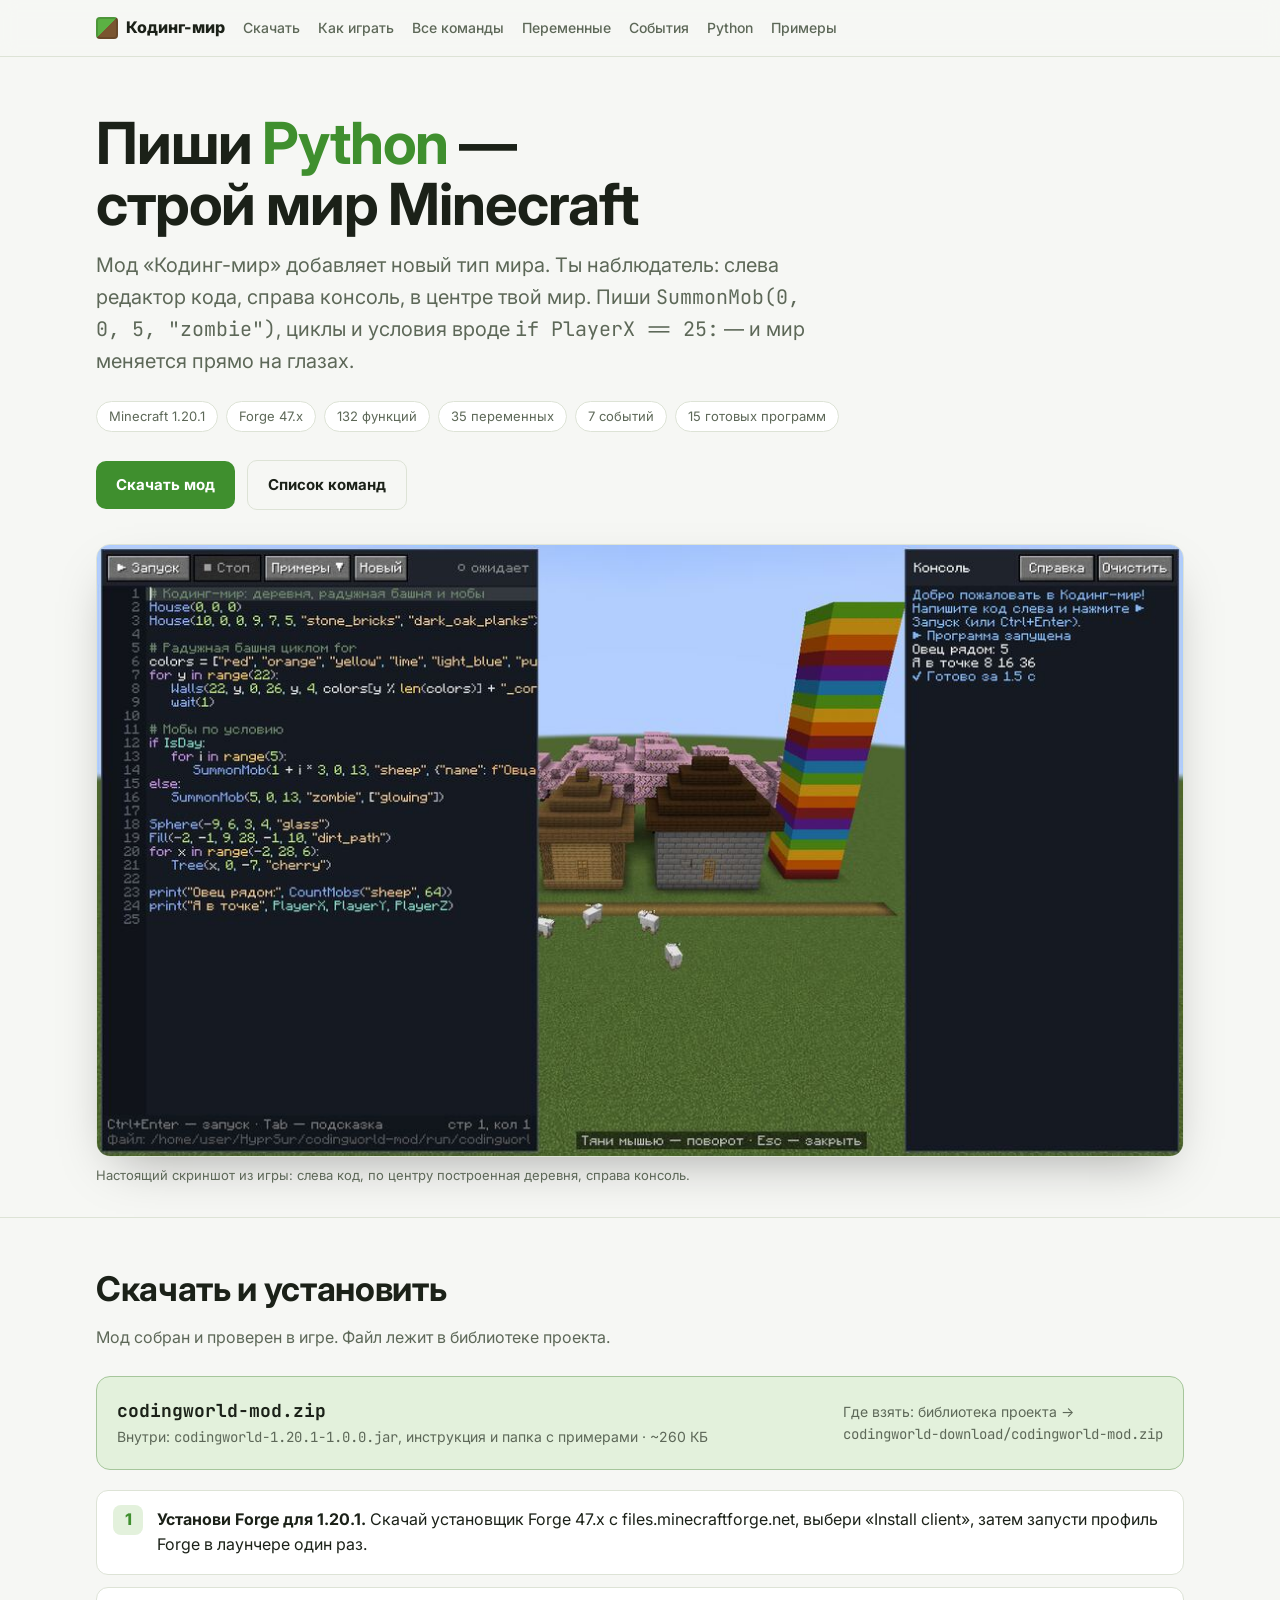
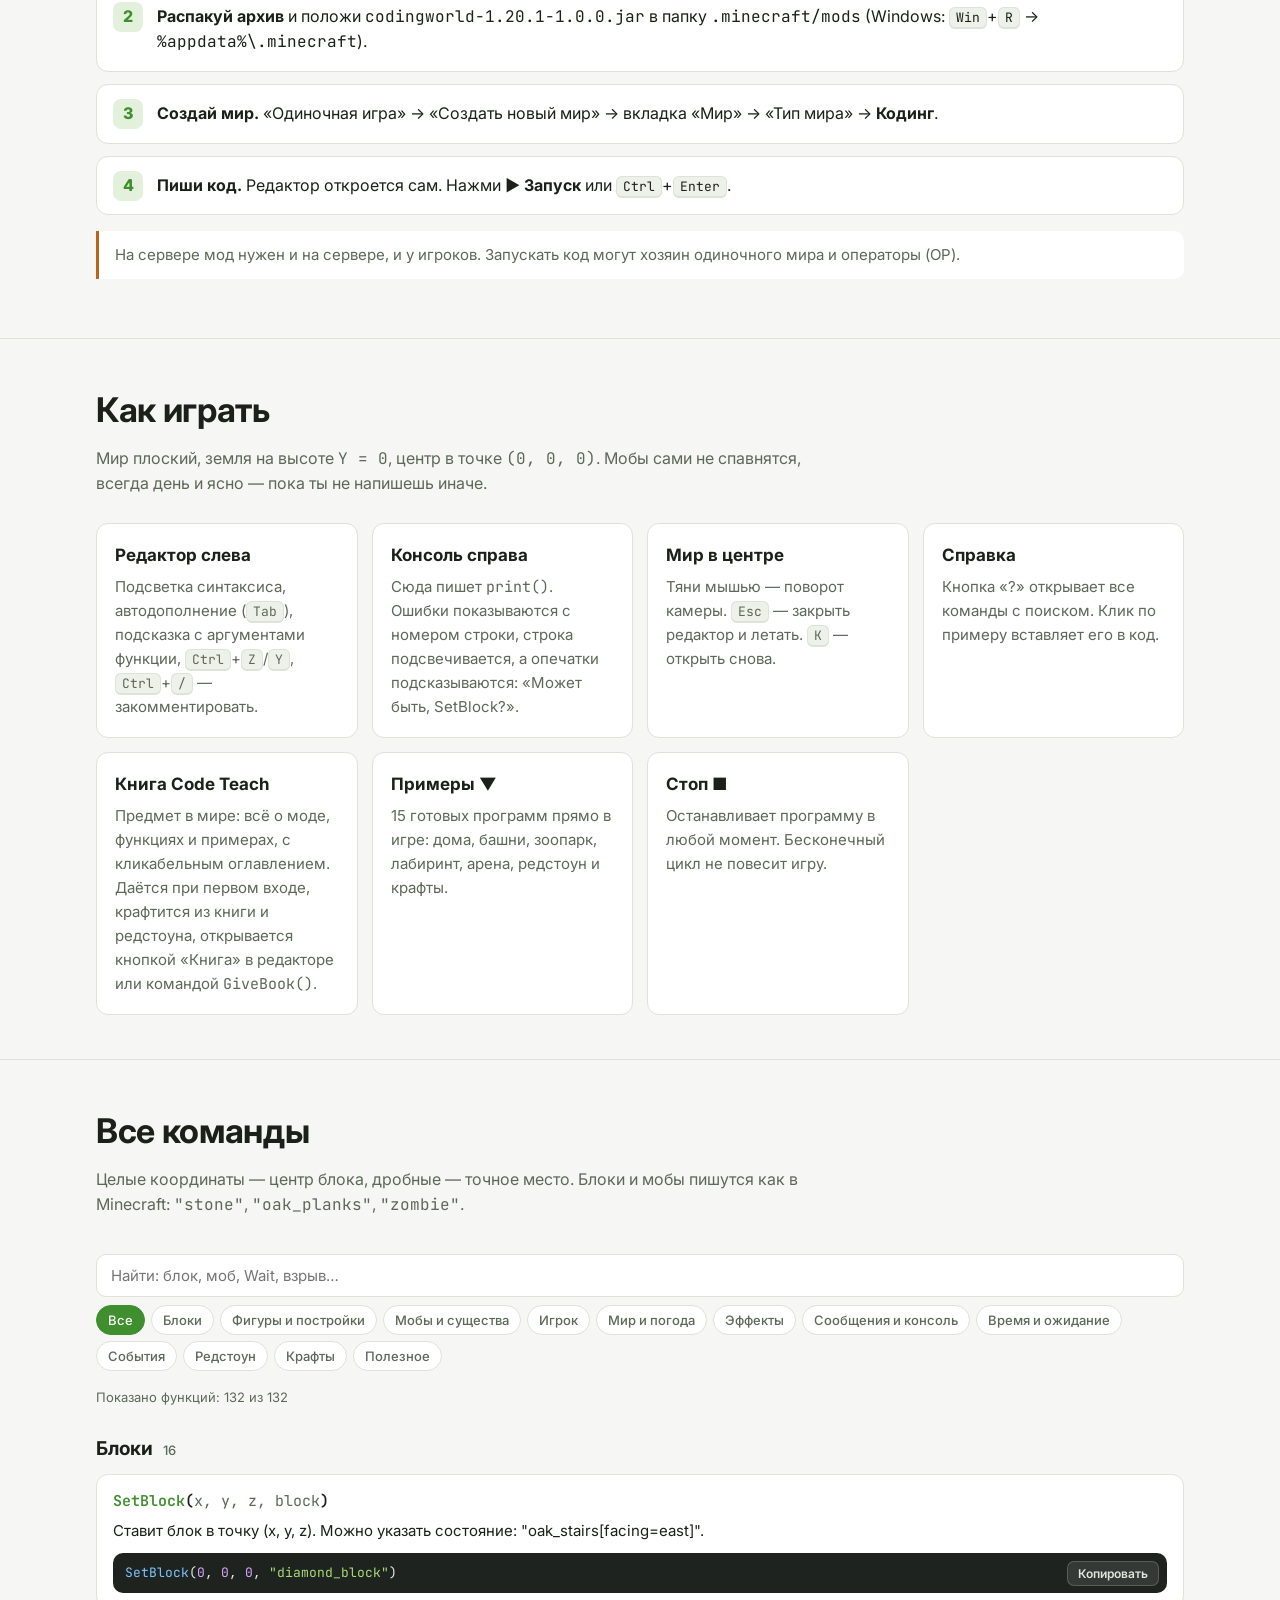
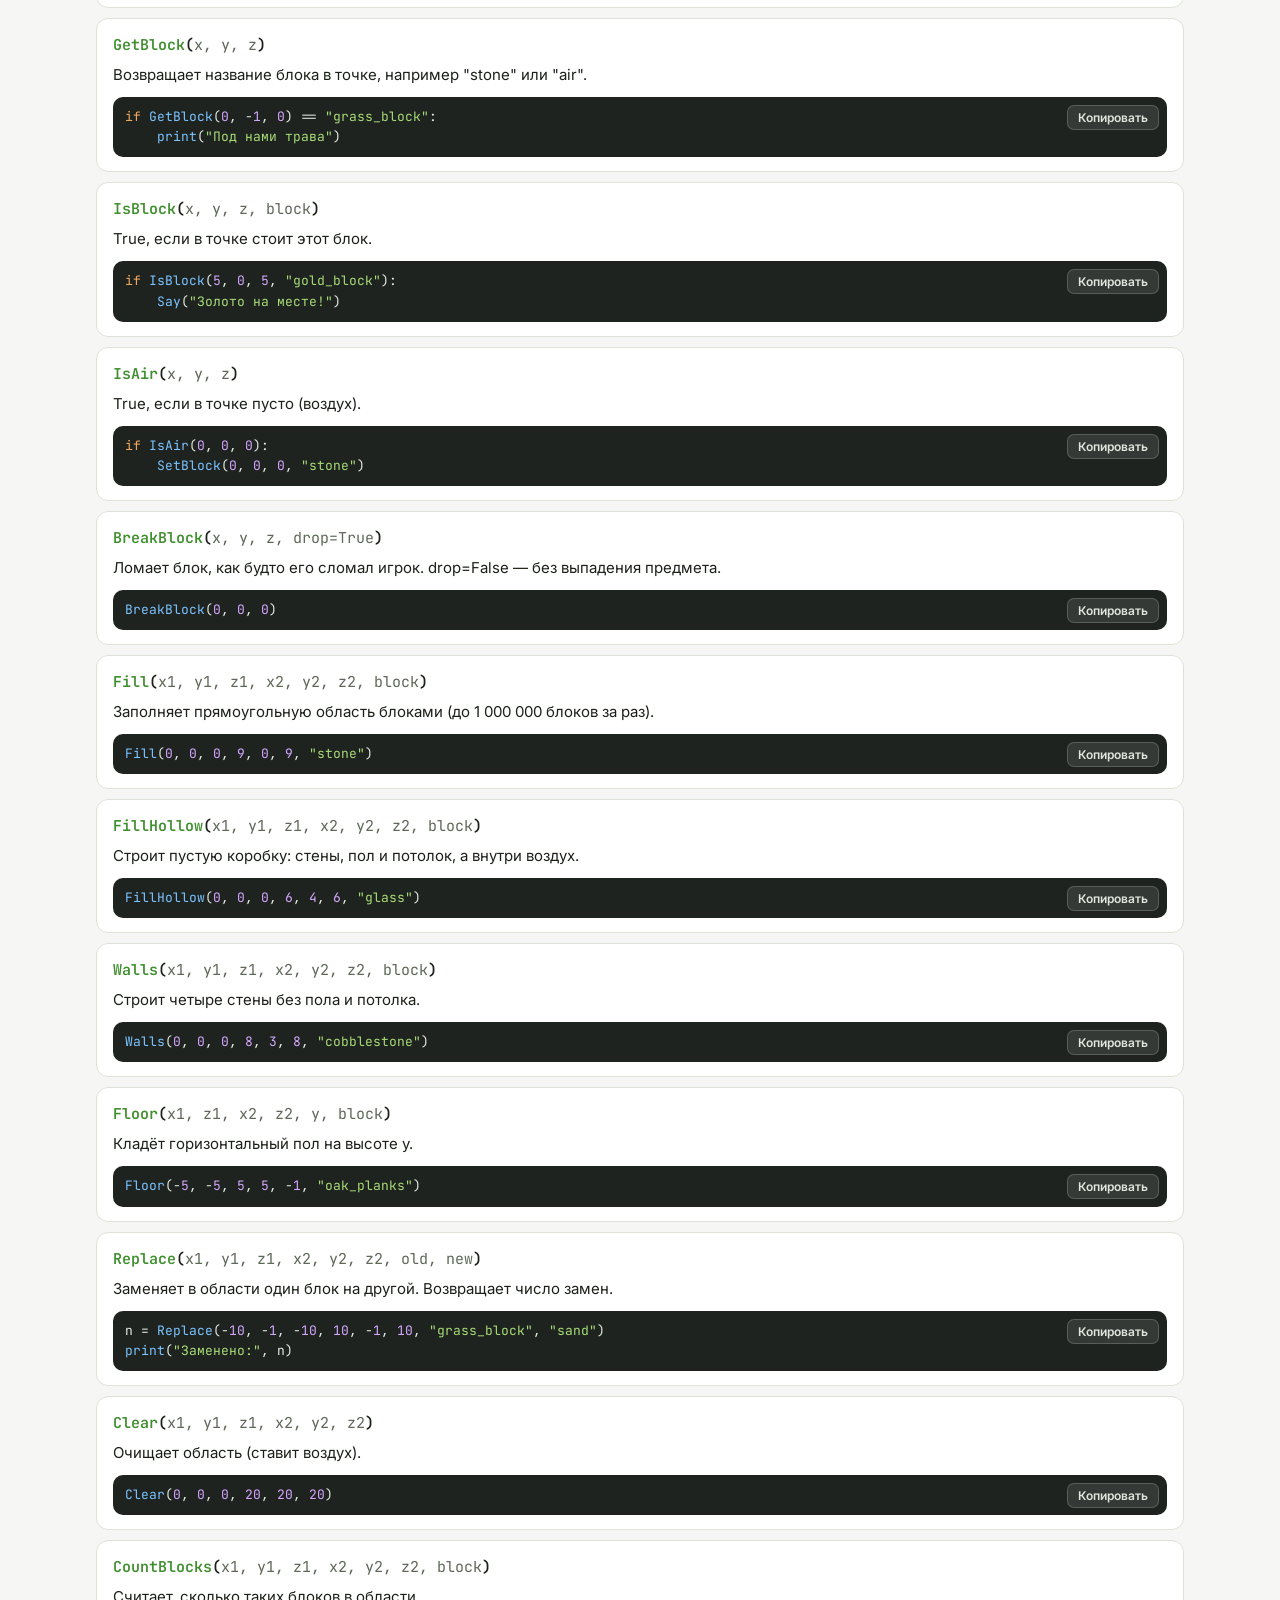
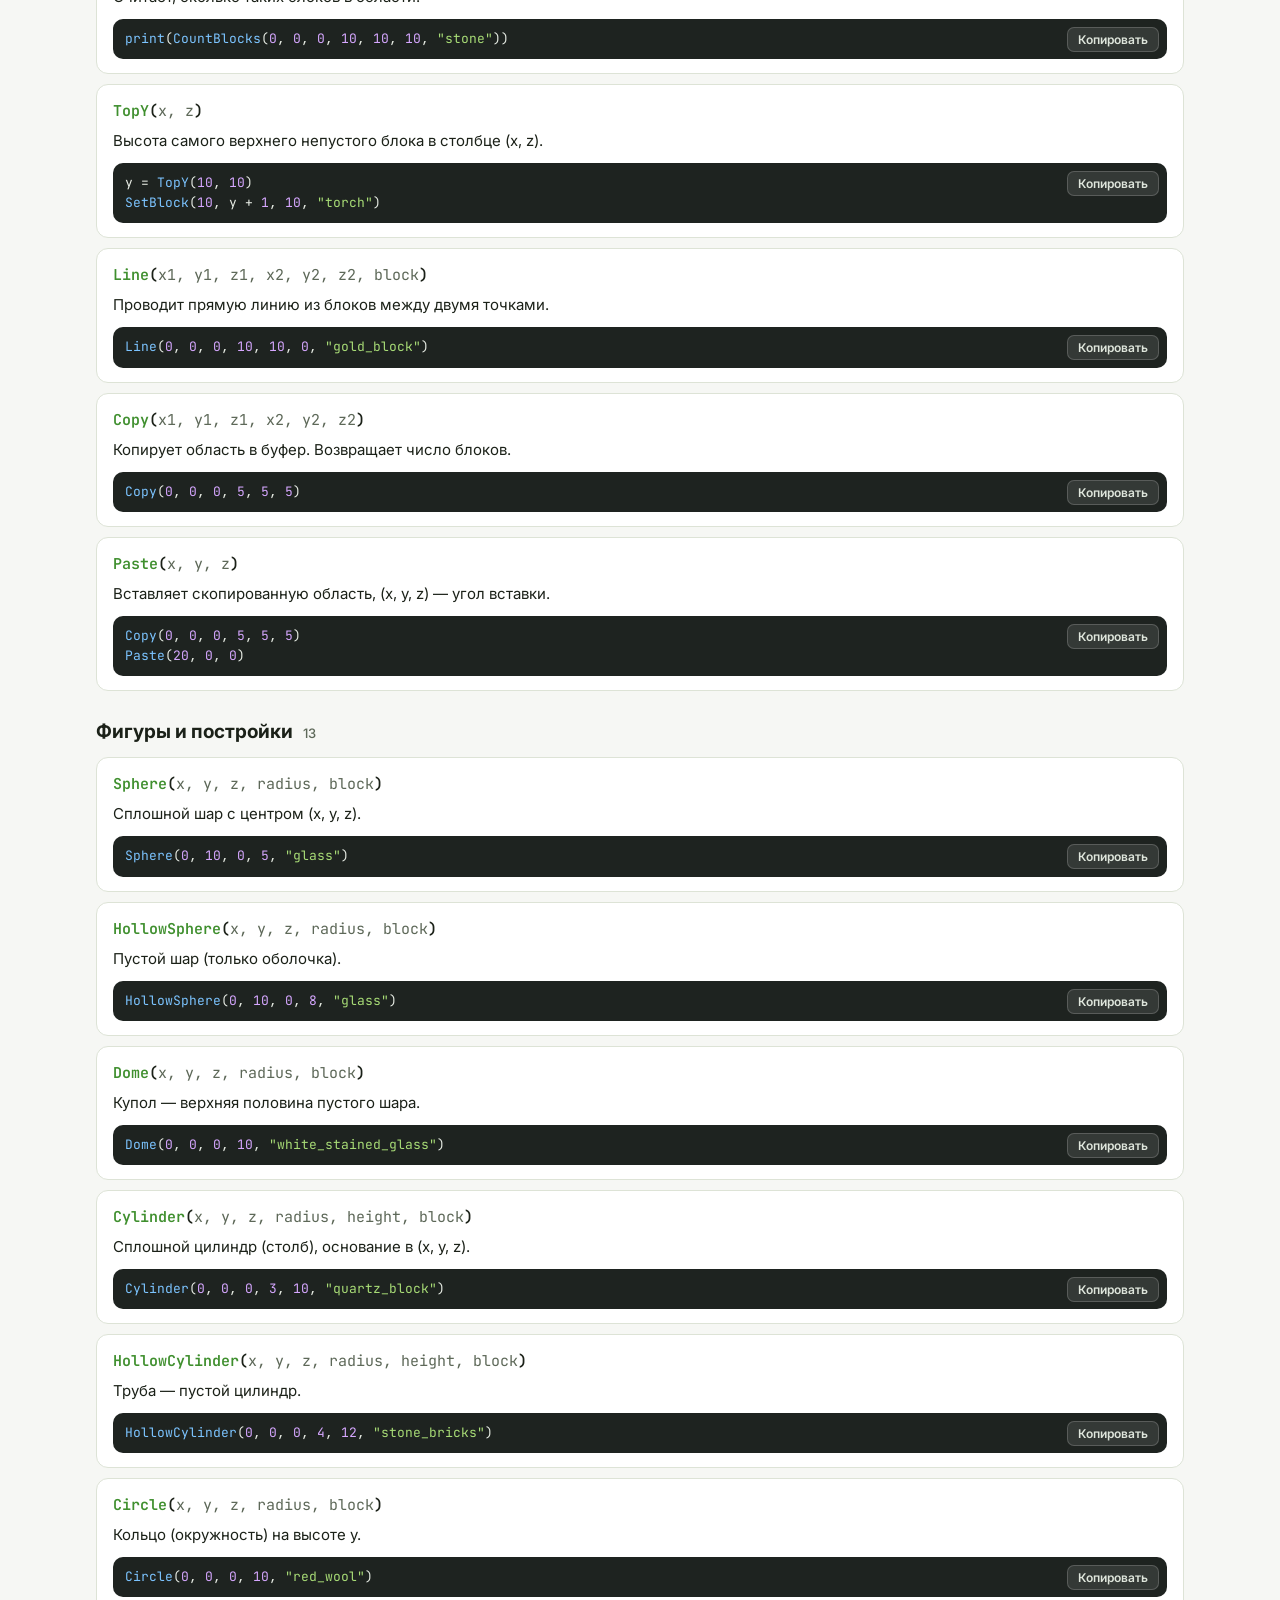
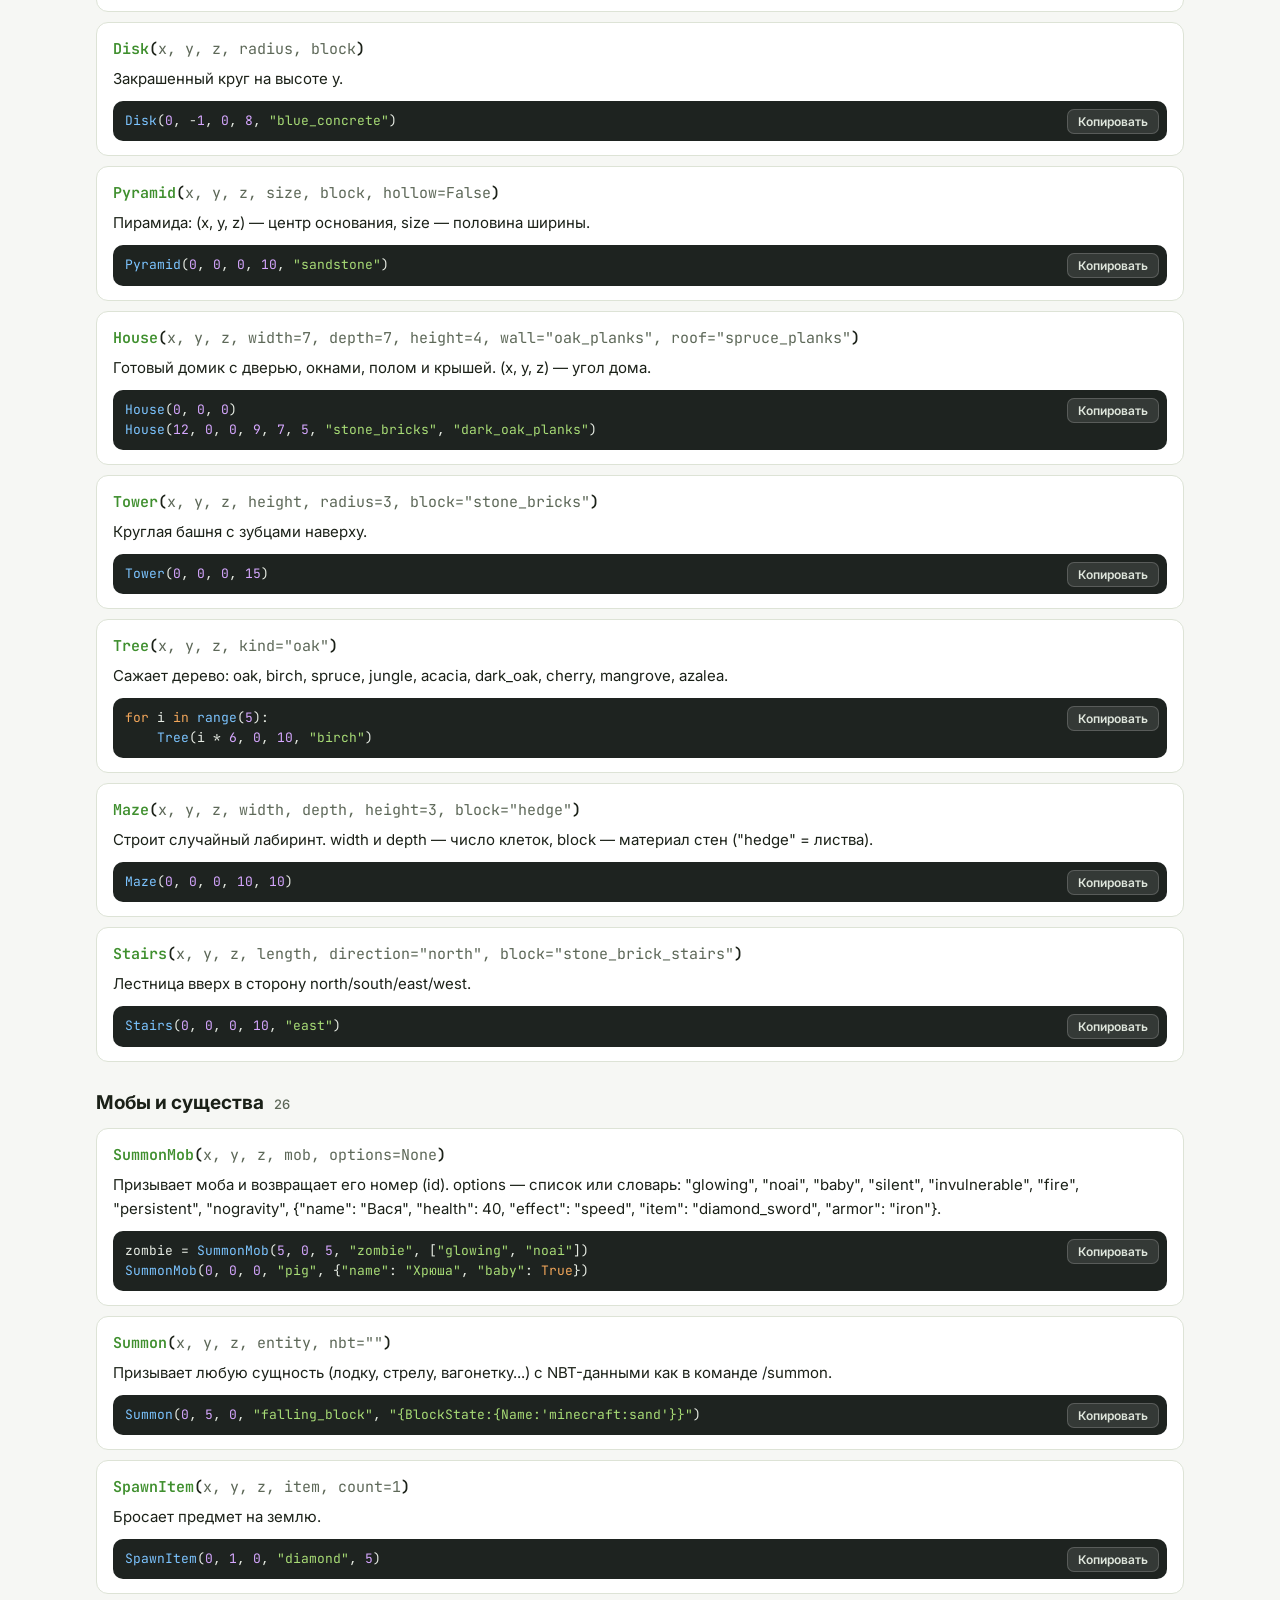
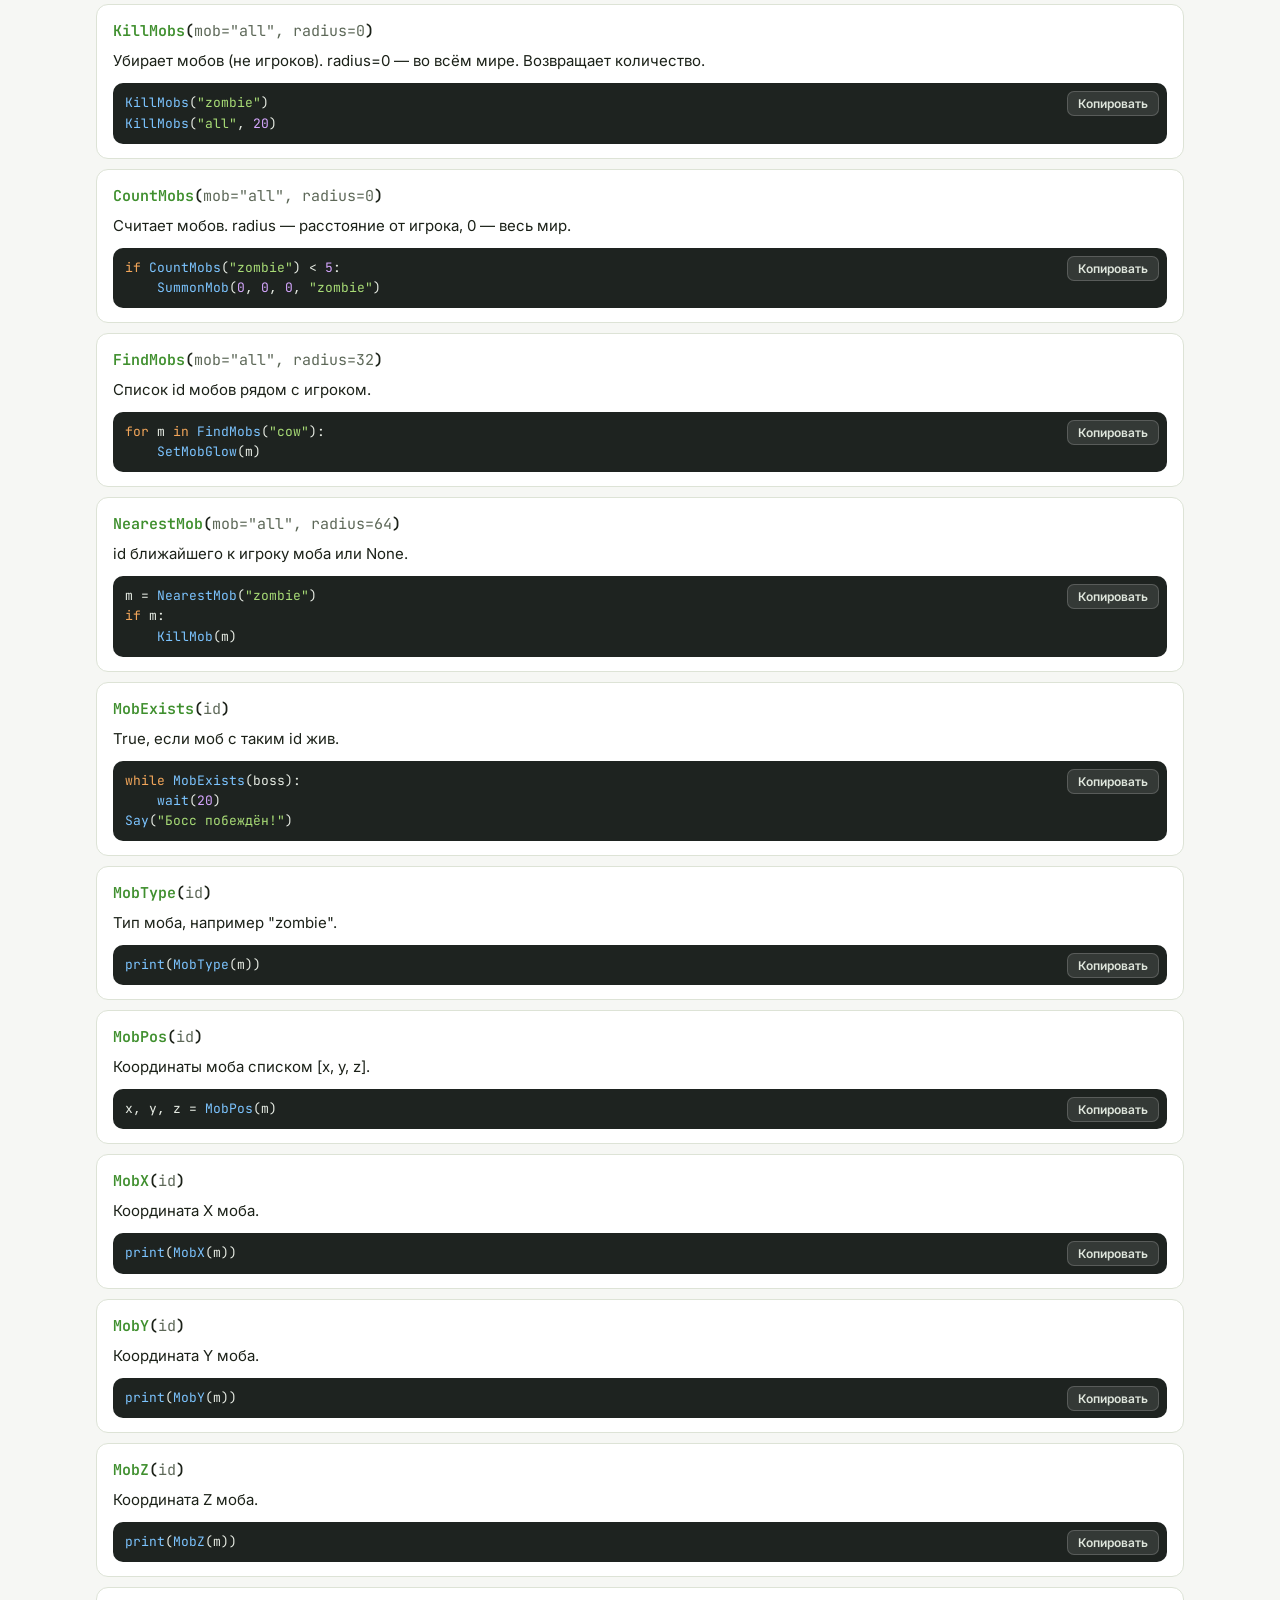
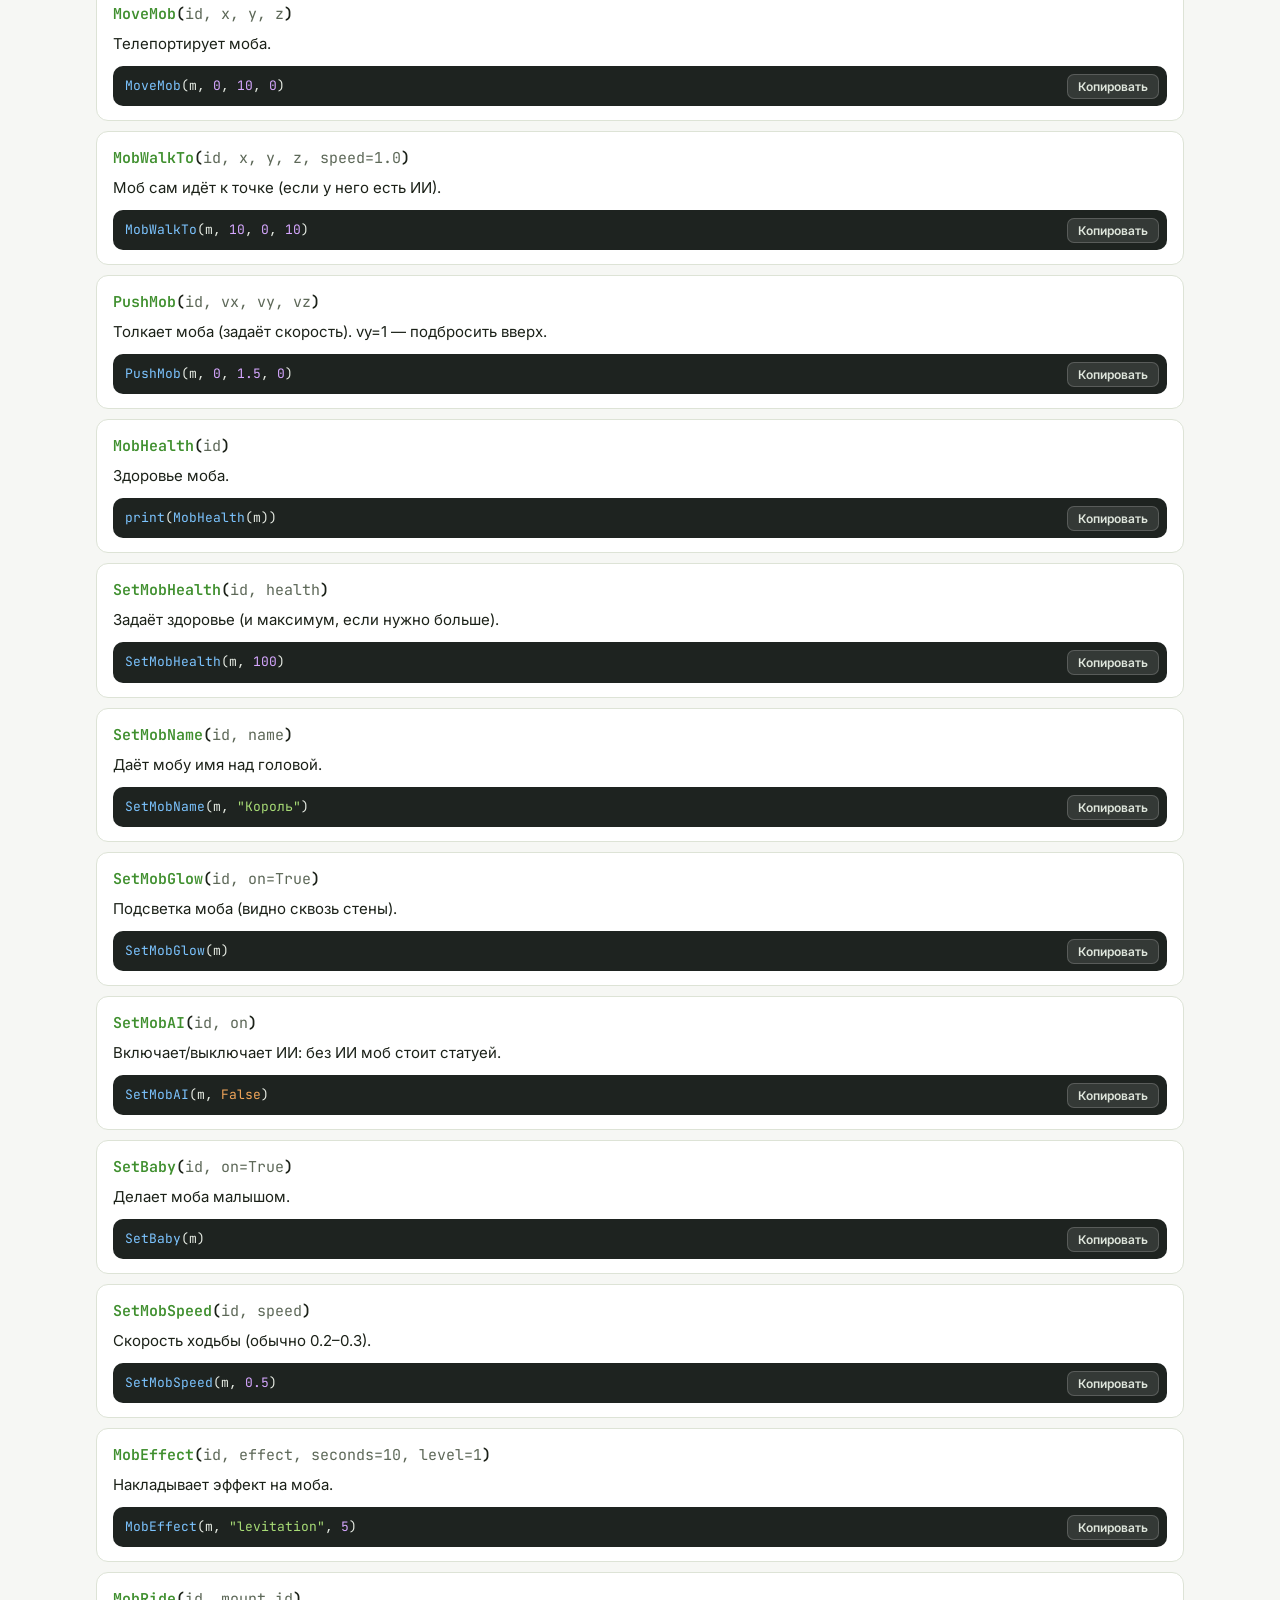
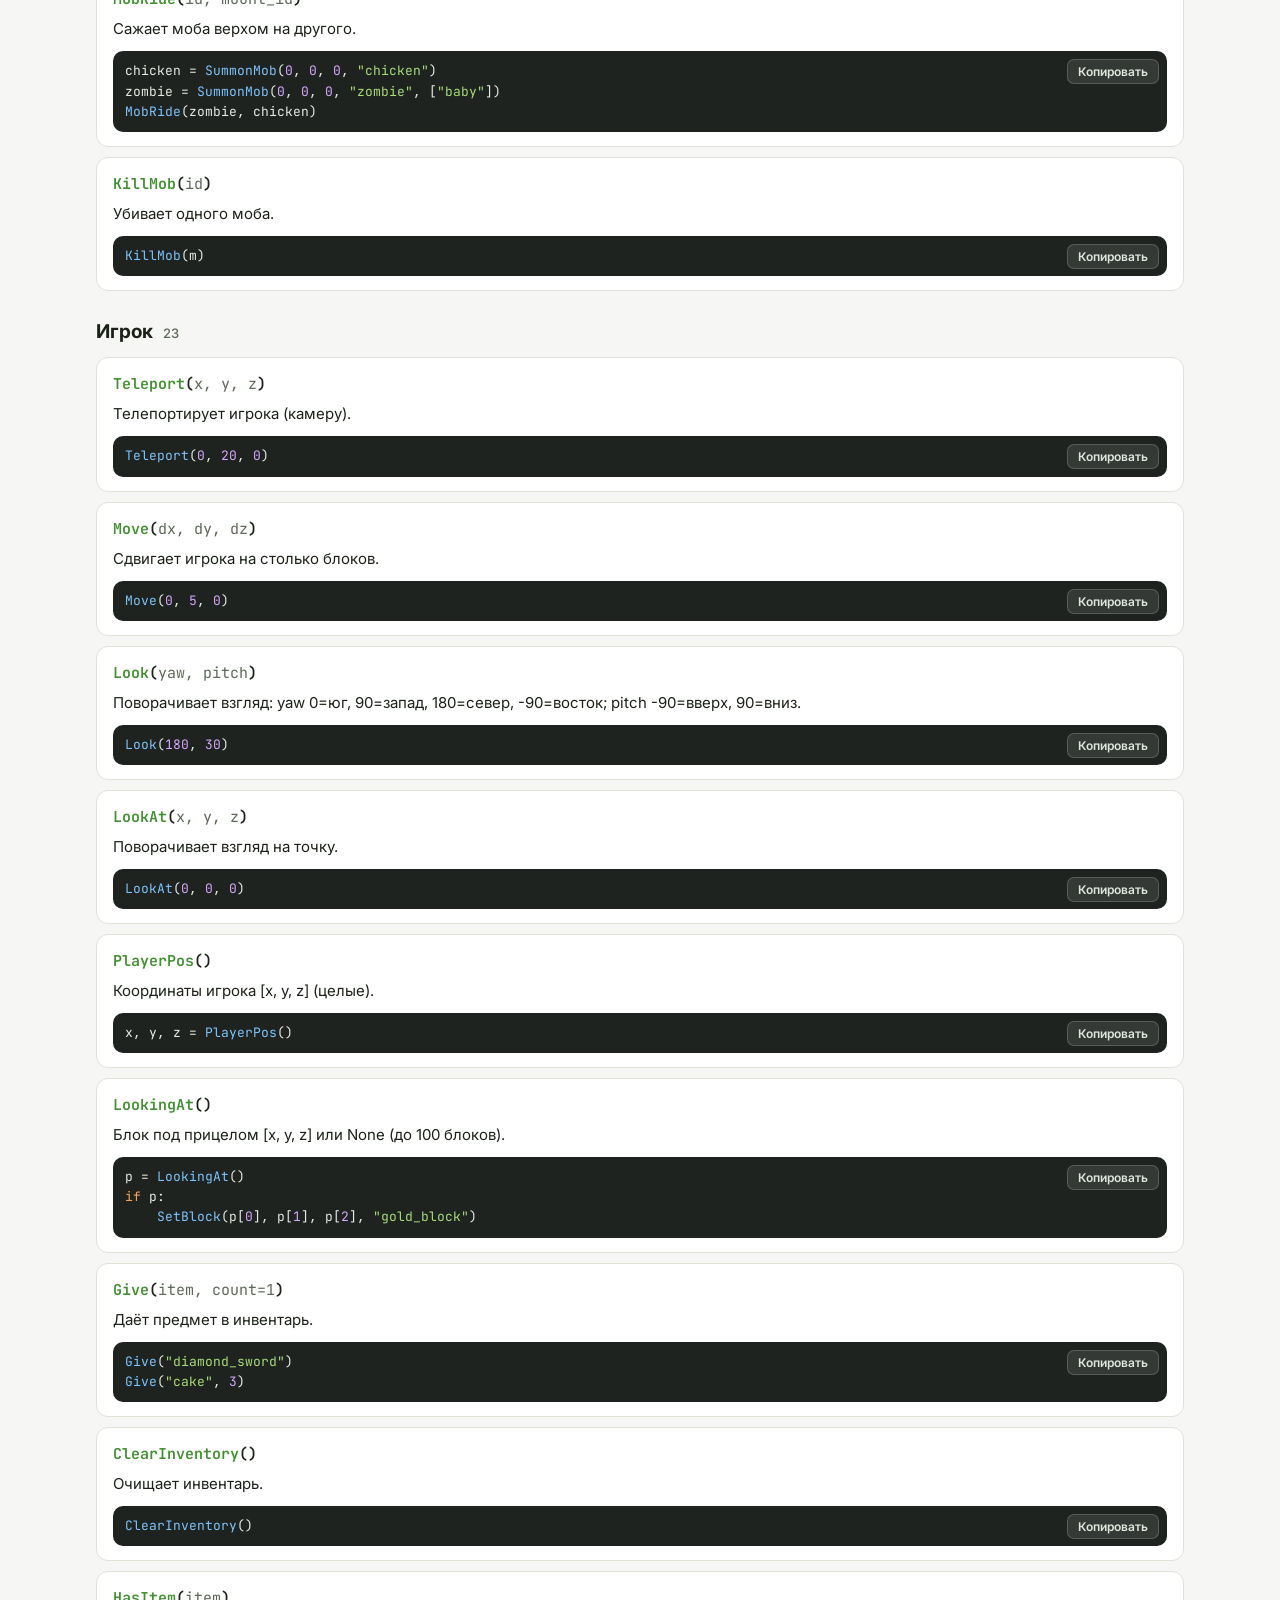
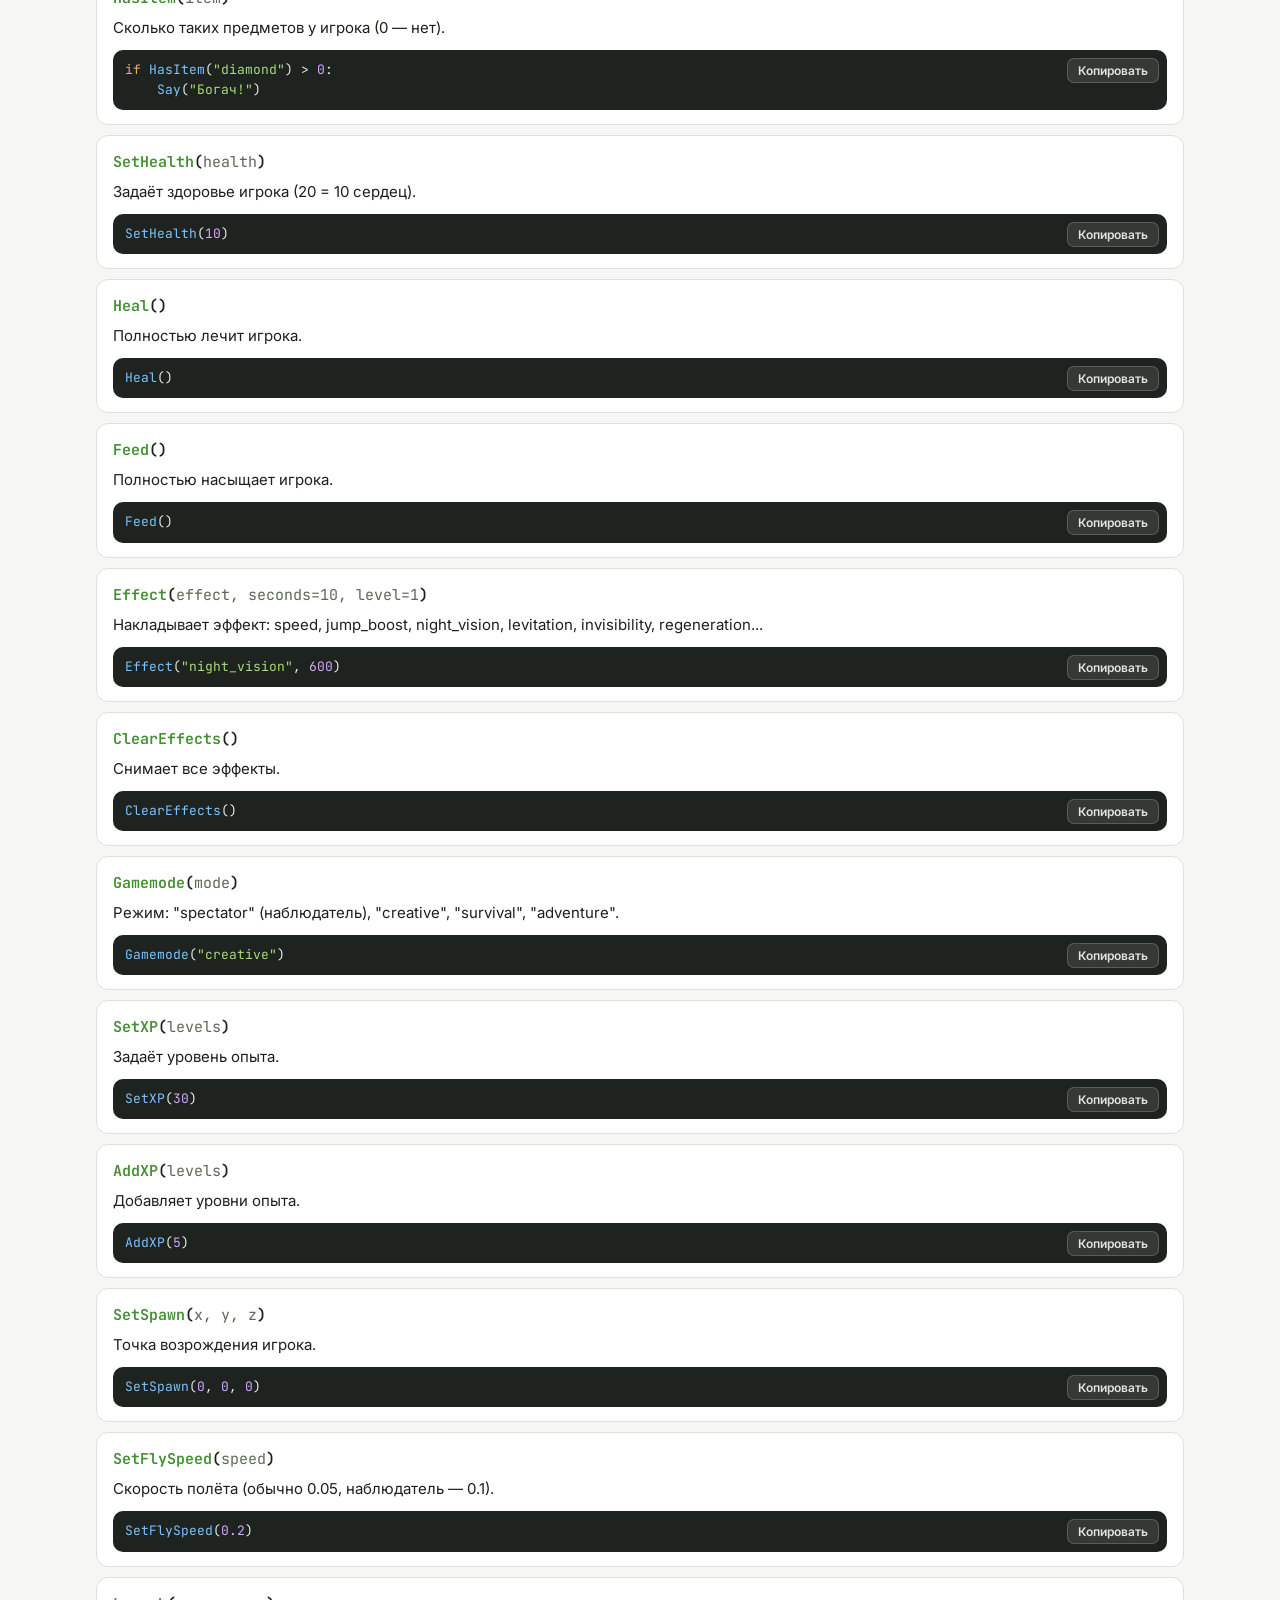
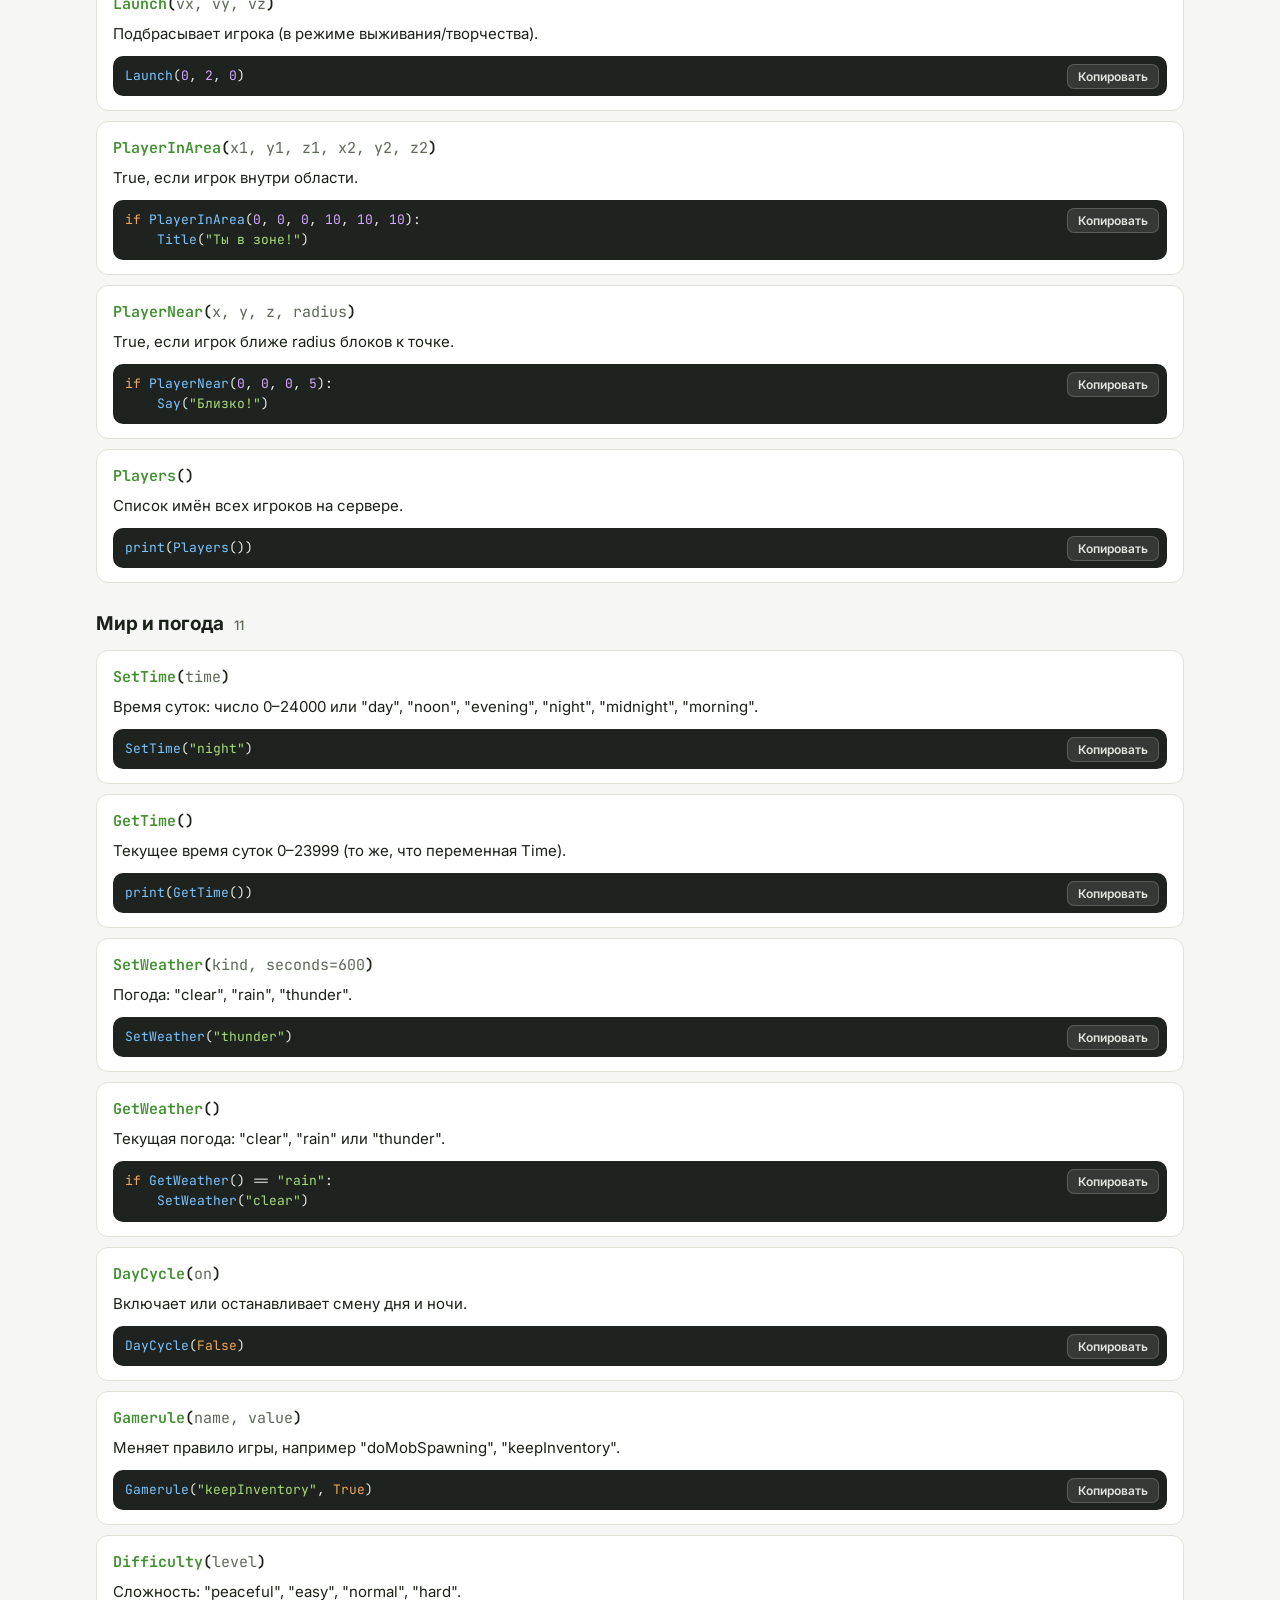
<file: codingworld-mod/site/index.html>
<!doctype html>
<html lang="ru">
<head>
<meta charset="utf-8">
<meta name="viewport" content="width=device-width, initial-scale=1, viewport-fit=cover">
<meta name="claude:viewport-fit-sides" content="cover">
<title>Кодинг-мир</title>
<link rel="preconnect" href="https://fonts.googleapis.com">
<link rel="preconnect" href="https://fonts.gstatic.com" crossorigin>
<link href="https://fonts.googleapis.com/css2?family=Inter:wght@400;500;600;700;800&family=JetBrains+Mono:wght@400;600&display=swap" rel="stylesheet">
<style>
:root{
  --bg:#f6f7f4;--surface:#ffffff;--surface2:#eef1ea;--text:#1b2118;--muted:#5d6858;--line:#dde3d6;
  --accent:#3f8f2e;--accent-ink:#ffffff;--accent-soft:#e3f1dc;
  --code-bg:#1e2320;--code-text:#e6ebe3;--kw:#f2a65a;--fn:#7cc4ff;--str:#a8dc76;--num:#d6a7ff;--com:#7d8a7a;
  --warn:#b8641a;
}
@media (prefers-color-scheme: dark){
  :root:not([data-theme="light"]){
    --bg:#121512;--surface:#1a1e1a;--surface2:#222823;--text:#e7ece4;--muted:#9aa694;--line:#2e352e;
    --accent:#6cc456;--accent-ink:#0d150b;--accent-soft:#1f3219;
    --code-bg:#0c0f0d;--code-text:#e6ebe3;--warn:#e89a52;
  }
}
:root[data-theme="dark"]{
  --bg:#121512;--surface:#1a1e1a;--surface2:#222823;--text:#e7ece4;--muted:#9aa694;--line:#2e352e;
  --accent:#6cc456;--accent-ink:#0d150b;--accent-soft:#1f3219;
  --code-bg:#0c0f0d;--code-text:#e6ebe3;--warn:#e89a52;
}
*{box-sizing:border-box}
html{scroll-behavior:smooth}
body{margin:0;background:var(--bg);color:var(--text);font:16px/1.6 Inter,system-ui,sans-serif;
  padding-left:env(safe-area-inset-left);padding-right:env(safe-area-inset-right)}
.wrap{max-width:1120px;margin:0 auto;padding:0 max(16px,env(safe-area-inset-left)) 0 max(16px,env(safe-area-inset-right))}
a{color:var(--accent)}
code,pre,.mono{font-family:"JetBrains Mono",ui-monospace,monospace}
nav.top{position:sticky;top:0;z-index:10;background:color-mix(in srgb,var(--bg) 88%,transparent);backdrop-filter:blur(8px);border-bottom:1px solid var(--line)}
nav.top .wrap{display:flex;gap:18px;align-items:center;height:56px;overflow-x:auto;white-space:nowrap;scrollbar-width:none}
nav.top .brand{font-weight:800;display:flex;align-items:center;gap:8px;color:var(--text);text-decoration:none}
.cube{width:22px;height:22px;border-radius:4px;background:linear-gradient(135deg,#5bb043 0 50%,#7a5530 50%);box-shadow:inset 0 0 0 2px rgba(0,0,0,.15)}
nav.top a.l{color:var(--muted);text-decoration:none;font-size:14px;font-weight:500}
nav.top a.l:hover{color:var(--text)}
header.hero{padding:56px 0 32px}
.hero h1{font-size:clamp(34px,6vw,58px);line-height:1.05;margin:0 0 14px;letter-spacing:-.02em}
.hero h1 em{font-style:normal;color:var(--accent)}
.hero p.lead{font-size:clamp(17px,2.2vw,20px);color:var(--muted);max-width:720px;margin:0 0 24px}
.chips{display:flex;flex-wrap:wrap;gap:8px;margin-bottom:28px}
.chip{background:var(--surface);border:1px solid var(--line);border-radius:999px;padding:4px 12px;font-size:13px;color:var(--muted)}
.btn{display:inline-flex;align-items:center;gap:8px;background:var(--accent);color:var(--accent-ink);border:0;border-radius:10px;padding:12px 20px;font-weight:700;text-decoration:none;font-size:15px;cursor:pointer}
.btn.ghost{background:transparent;color:var(--text);border:1px solid var(--line)}
.shot{margin-top:34px;border-radius:14px;overflow:hidden;border:1px solid var(--line);box-shadow:0 20px 50px -20px rgba(0,0,0,.35)}
.shot img{display:block;width:100%;height:auto}
.caption{font-size:13px;color:var(--muted);margin-top:8px}
section{padding:44px 0;border-top:1px solid var(--line)}
section h2{font-size:clamp(26px,4vw,34px);margin:0 0 8px;letter-spacing:-.01em}
section .sub{color:var(--muted);margin:0 0 26px;max-width:760px}
.grid3{display:grid;grid-template-columns:repeat(auto-fit,minmax(240px,1fr));gap:14px}
.card{background:var(--surface);border:1px solid var(--line);border-radius:12px;padding:18px}
.card h3{margin:0 0 6px;font-size:17px}
.card p{margin:0;color:var(--muted);font-size:15px}
ol.steps{counter-reset:s;list-style:none;padding:0;margin:0;display:grid;gap:12px}
ol.steps li{counter-increment:s;background:var(--surface);border:1px solid var(--line);border-radius:12px;padding:16px 16px 16px 60px;position:relative}
ol.steps li::before{content:counter(s);position:absolute;left:16px;top:14px;width:30px;height:30px;border-radius:8px;background:var(--accent-soft);color:var(--accent);font-weight:800;display:grid;place-items:center}
.dl{background:var(--accent-soft);border:1px solid color-mix(in srgb,var(--accent) 35%,var(--line));border-radius:14px;padding:20px;margin-bottom:20px;display:flex;flex-wrap:wrap;gap:16px;align-items:center;justify-content:space-between}
.dl .fname{font-weight:700;font-size:18px}
.dl .m{color:var(--muted);font-size:14px}
kbd{font-family:"JetBrains Mono",monospace;font-size:13px;background:var(--surface2);border:1px solid var(--line);border-bottom-width:2px;border-radius:6px;padding:1px 6px}
pre.code{background:var(--code-bg);color:var(--code-text);border-radius:10px;padding:14px 16px;margin:0;overflow-x:auto;font-size:13.5px;line-height:1.55;tab-size:4}
.k{color:var(--kw)}.f{color:var(--fn)}.s{color:var(--str)}.n{color:var(--num)}.c{color:var(--com);font-style:italic}
.codebox{position:relative}
.copy{position:absolute;top:8px;right:8px;background:rgba(255,255,255,.1);color:#dfe6dc;border:1px solid rgba(255,255,255,.18);border-radius:7px;font:600 12px Inter,sans-serif;padding:4px 10px;cursor:pointer}
.copy:hover{background:rgba(255,255,255,.2)}
/* API */
.tools{position:sticky;top:56px;z-index:5;background:var(--bg);padding:10px 0 12px;display:flex;flex-wrap:wrap;gap:8px;align-items:center}
.tools input{flex:1 1 260px;min-width:0;font:15px Inter,sans-serif;padding:11px 14px;border-radius:10px;border:1px solid var(--line);background:var(--surface);color:var(--text)}
.tools input:focus{outline:2px solid var(--accent);outline-offset:1px}
.cats{display:flex;gap:6px;flex-wrap:wrap}
.cat{font:500 13px Inter,sans-serif;padding:6px 11px;border-radius:999px;border:1px solid var(--line);background:var(--surface);color:var(--muted);cursor:pointer}
.cat.on{background:var(--accent);border-color:var(--accent);color:var(--accent-ink)}
.count{font-size:13px;color:var(--muted);margin:4px 0 14px}
.fgroup h3{font-size:19px;margin:26px 0 10px;display:flex;gap:10px;align-items:baseline}
.fgroup h3 span{font-size:13px;color:var(--muted);font-weight:500}
.fn{background:var(--surface);border:1px solid var(--line);border-radius:12px;padding:14px 16px;margin-bottom:10px}
.fn .sig{font-family:"JetBrains Mono",monospace;font-size:15px;font-weight:600;word-break:break-word}
.fn .sig .f{color:var(--accent)}
@media (max-width:640px){.cats{flex-wrap:nowrap;overflow-x:auto;scrollbar-width:none;width:100%}.cat{flex:none}.codebox pre.code{padding-top:40px}}
.fn .sig .p{color:var(--muted);font-weight:400}
.fn .d{margin:6px 0 10px;color:var(--text);font-size:15px}
.fn pre.code{font-size:13px;padding:10px 12px}
.tbl{width:100%;border-collapse:collapse;background:var(--surface);border:1px solid var(--line);border-radius:12px;overflow:hidden}
.tbl td,.tbl th{padding:10px 14px;border-bottom:1px solid var(--line);text-align:left;vertical-align:top;font-size:15px}
.tbl th{background:var(--surface2);font-size:13px;color:var(--muted);text-transform:uppercase;letter-spacing:.04em}
.tbl tr:last-child td{border-bottom:0}
.tbl td:first-child{font-family:"JetBrains Mono",monospace;font-weight:600;white-space:nowrap}
.tblwrap{overflow-x:auto}
.two{display:grid;grid-template-columns:1fr 1fr;gap:16px}
@media (max-width:760px){.two{grid-template-columns:1fr}}
.pyf{display:flex;flex-wrap:wrap;gap:6px}
.pyf code{background:var(--surface);border:1px solid var(--line);border-radius:6px;padding:2px 8px;font-size:13px}
details.ex{background:var(--surface);border:1px solid var(--line);border-radius:12px;margin-bottom:10px}
details.ex summary{cursor:pointer;padding:14px 16px;font-weight:600;list-style:none;display:flex;justify-content:space-between;gap:10px}
details.ex summary::-webkit-details-marker{display:none}
details.ex summary::after{content:"+";color:var(--muted);font-weight:400;font-size:20px;line-height:1}
details.ex[open] summary::after{content:"–"}
details.ex summary small{color:var(--muted);font-weight:400;font-family:"JetBrains Mono",monospace}
details.ex .codebox{padding:0 12px 12px}
.note{border-left:3px solid var(--warn);background:var(--surface);padding:12px 16px;border-radius:0 10px 10px 0;color:var(--muted);font-size:15px}
footer{padding:30px 0 50px;color:var(--muted);font-size:14px;border-top:1px solid var(--line)}
.hidden{display:none!important}
mark{background:color-mix(in srgb,var(--accent) 30%,transparent);color:inherit;border-radius:3px}
</style>
</head>
<body>
<nav class="top"><div class="wrap">
  <a class="brand" href="#top"><span class="cube"></span>Кодинг-мир</a>
  <a class="l" href="#download">Скачать</a>
  <a class="l" href="#start">Как играть</a>
  <a class="l" href="#api">Все команды</a>
  <a class="l" href="#vars">Переменные</a>
  <a class="l" href="#events">События</a>
  <a class="l" href="#python">Python</a>
  <a class="l" href="#examples">Примеры</a>
</div></nav>

<header class="hero" id="top"><div class="wrap">
  <h1>Пиши <em>Python</em> —<br>строй мир Minecraft</h1>
  <p class="lead">Мод «Кодинг-мир» добавляет новый тип мира. Ты наблюдатель: слева редактор кода, справа консоль, в центре твой мир. Пиши <code>SummonMob(0, 0, 5, "zombie")</code>, циклы и условия вроде <code>if PlayerX == 25:</code> — и мир меняется прямо на глазах.</p>
  <div class="chips">
    <span class="chip">Minecraft 1.20.1</span><span class="chip">Forge 47.x</span>
    <span class="chip">132 функций</span><span class="chip">35 переменных</span><span class="chip">7 событий</span><span class="chip">15 готовых программ</span>
  </div>
  <a class="btn" href="#download">Скачать мод</a>
  <a class="btn ghost" href="#api" style="margin-left:8px">Список команд</a>
  <div class="shot"><img src="[data-uri]" alt="Редактор кода, мир и консоль в игре"></div>
  <div class="caption">Настоящий скриншот из игры: слева код, по центру построенная деревня, справа консоль.</div>
</div></header>

<section id="download"><div class="wrap">
  <h2>Скачать и установить</h2>
  <p class="sub">Мод собран и проверен в игре. Файл лежит в библиотеке проекта.</p>
  <div class="dl">
    <div><div class="fname mono">codingworld-mod.zip</div>
    <div class="m">Внутри: <span class="mono">codingworld-1.20.1-1.0.0.jar</span>, инструкция и папка с примерами · ~260 КБ</div></div>
    <div class="m">Где взять: библиотека проекта →<br><span class="mono">codingworld-download/codingworld-mod.zip</span></div>
  </div>
  <ol class="steps">
    <li><b>Установи Forge для 1.20.1.</b> Скачай установщик Forge 47.x с files.minecraftforge.net, выбери «Install client», затем запусти профиль Forge в лаунчере один раз.</li>
    <li><b>Распакуй архив</b> и положи <span class="mono">codingworld-1.20.1-1.0.0.jar</span> в папку <span class="mono">.minecraft/mods</span> (Windows: <kbd>Win</kbd>+<kbd>R</kbd> → <span class="mono">%appdata%\.minecraft</span>).</li>
    <li><b>Создай мир.</b> «Одиночная игра» → «Создать новый мир» → вкладка «Мир» → «Тип мира» → <b>Кодинг</b>.</li>
    <li><b>Пиши код.</b> Редактор откроется сам. Нажми <b>▶ Запуск</b> или <kbd>Ctrl</kbd>+<kbd>Enter</kbd>.</li>
  </ol>
  <p class="note" style="margin-top:16px">На сервере мод нужен и на сервере, и у игроков. Запускать код могут хозяин одиночного мира и операторы (OP).</p>
</div></section>

<section id="start"><div class="wrap">
  <h2>Как играть</h2>
  <p class="sub">Мир плоский, земля на высоте <span class="mono">Y = 0</span>, центр в точке <span class="mono">(0, 0, 0)</span>. Мобы сами не спавнятся, всегда день и ясно — пока ты не напишешь иначе.</p>
  <div class="grid3">
    <div class="card"><h3>Редактор слева</h3><p>Подсветка синтаксиса, автодополнение (<kbd>Tab</kbd>), подсказка с аргументами функции, <kbd>Ctrl</kbd>+<kbd>Z</kbd>/<kbd>Y</kbd>, <kbd>Ctrl</kbd>+<kbd>/</kbd> — закомментировать.</p></div>
    <div class="card"><h3>Консоль справа</h3><p>Сюда пишет <code>print()</code>. Ошибки показываются с номером строки, строка подсвечивается, а опечатки подсказываются: «Может быть, SetBlock?».</p></div>
    <div class="card"><h3>Мир в центре</h3><p>Тяни мышью — поворот камеры. <kbd>Esc</kbd> — закрыть редактор и летать. <kbd>K</kbd> — открыть снова.</p></div>
    <div class="card"><h3>Справка</h3><p>Кнопка «?» открывает все команды с поиском. Клик по примеру вставляет его в код.</p></div>
    <div class="card"><h3>Книга Code Teach</h3><p>Предмет в мире: всё о моде, функциях и примерах, с кликабельным оглавлением. Даётся при первом входе, крафтится из книги и редстоуна, открывается кнопкой «Книга» в редакторе или командой <code>GiveBook()</code>.</p></div>
    <div class="card"><h3>Примеры ▼</h3><p>15 готовых программ прямо в игре: дома, башни, зоопарк, лабиринт, арена, редстоун и крафты.</p></div>
    <div class="card"><h3>Стоп ■</h3><p>Останавливает программу в любой момент. Бесконечный цикл не повесит игру.</p></div>
  </div>
</div></section>

<section id="api"><div class="wrap">
  <h2>Все команды</h2>
  <p class="sub">Целые координаты — центр блока, дробные — точное место. Блоки и мобы пишутся как в Minecraft: <code>"stone"</code>, <code>"oak_planks"</code>, <code>"zombie"</code>.</p>
  <div class="tools">
    <input id="q" type="search" placeholder="Найти: блок, моб, Wait, взрыв…" autocomplete="off">
    <div class="cats" id="cats"></div>
  </div>
  <div class="count" id="count"></div>
  <div id="fnlist"></div>
</div></section>

<section id="vars"><div class="wrap">
  <h2>Переменные мира</h2>
  <p class="sub">Их можно читать в любом месте, и они всегда свежие. Например: <code>if PlayerX == 25:</code> или <code>while not IsNight:</code>.</p>
  <div class="tblwrap"><table class="tbl" id="vartbl"><thead><tr><th>Имя</th><th>Что это</th></tr></thead><tbody></tbody></table></div>
</div></section>

<section id="events"><div class="wrap">
  <h2>События</h2>
  <p class="sub">Объяви функцию с таким именем — и она будет вызываться сама. Программа продолжает работать, пока есть обработчики (останови кнопкой ■). <code>AllClear()</code> выключает сразу все события, таймеры и слежение за редстоуном.</p>
  <div class="tblwrap"><table class="tbl" id="evtbl"><thead><tr><th>Функция</th><th>Когда вызывается</th></tr></thead><tbody></tbody></table></div>
  <div class="codebox" style="margin-top:16px"><pre class="code py">def on_chat(message):
    if message == "дом":
        House(PlayerX + 3, PlayerY, PlayerZ, 7, 5, 4)
    elif message.startswith("моб "):
        SummonMob(PlayerX, PlayerY, PlayerZ + 3, message[4:])

def on_key(key):
    if key == "g":
        Explosion(PlayerX, PlayerY, PlayerZ - 6, 2)

Every(100, lambda: print("Прошло 5 секунд"))</pre></div>
</div></section>

<section id="python"><div class="wrap">
  <h2>Что умеет Python в моде</h2>
  <p class="sub">Встроенный безопасный интерпретатор: нет доступа к файлам и сети, а всё остальное — как в обычном Python.</p>
  <div class="two">
    <div class="card"><h3>Условия и логика</h3><div class="pyf"><code>if / elif / else</code><code>== != &lt; &gt; &lt;= &gt;=</code><code>and or not</code><code>in / not in</code><code>is None</code><code>a if c else b</code><code>0 &lt; x &lt; 10</code></div></div>
    <div class="card"><h3>Циклы</h3><div class="pyf"><code>for i in range()</code><code>while</code><code>break</code><code>continue</code><code>for … else</code><code>enumerate</code><code>zip</code></div></div>
    <div class="card"><h3>Функции</h3><div class="pyf"><code>def</code><code>return</code><code>lambda</code><code>аргументы по умолчанию</code><code>*args</code><code>**kwargs</code><code>global</code><code>nonlocal</code><code>рекурсия</code></div></div>
    <div class="card"><h3>Данные</h3><div class="pyf"><code>list</code><code>dict</code><code>tuple</code><code>set</code><code>срезы [a:b:c]</code><code>генераторы списков</code><code>f"строки {x}"</code><code>% формат</code></div></div>
    <div class="card"><h3>Ошибки</h3><div class="pyf"><code>try / except / finally</code><code>raise</code><code>assert</code><code>ValueError</code><code>ZeroDivisionError</code><code>номер строки в консоли</code></div></div>
    <div class="card"><h3>Модули и встроенные</h3><div class="pyf"><code>import math</code><code>import random</code><code>import time</code><code>len</code><code>min max sum abs round</code><code>sorted reversed</code><code>int float str</code><code>map filter any all</code></div></div>
  </div>
</div></section>

<section id="examples"><div class="wrap">
  <h2>Примеры программ</h2>
  <p class="sub">Все они есть в игре в меню «Примеры ▼» и в папке <span class="mono">examples</span> архива. Нажми «Копировать» и вставь в редактор (<kbd>Ctrl</kbd>+<kbd>V</kbd>).</p>
  <div id="exlist"></div>
</div></section>

<footer><div class="wrap">Кодинг-мир 1.0.0 · Minecraft 1.20.1 · Forge 47.x. Неофициальный фанатский мод, не связан с Mojang и Microsoft.</div></footer>

<script>
const API = {"functions": [{"c": "Блоки", "n": "SetBlock", "p": "x, y, z, block", "d": "Ставит блок в точку (x, y, z). Можно указать состояние: \"oak_stairs[facing=east]\".", "e": "SetBlock(0, 0, 0, \"diamond_block\")"}, {"c": "Блоки", "n": "GetBlock", "p": "x, y, z", "d": "Возвращает название блока в точке, например \"stone\" или \"air\".", "e": "if GetBlock(0, -1, 0) == \"grass_block\":\n    print(\"Под нами трава\")"}, {"c": "Блоки", "n": "IsBlock", "p": "x, y, z, block", "d": "True, если в точке стоит этот блок.", "e": "if IsBlock(5, 0, 5, \"gold_block\"):\n    Say(\"Золото на месте!\")"}, {"c": "Блоки", "n": "IsAir", "p": "x, y, z", "d": "True, если в точке пусто (воздух).", "e": "if IsAir(0, 0, 0):\n    SetBlock(0, 0, 0, \"stone\")"}, {"c": "Блоки", "n": "BreakBlock", "p": "x, y, z, drop=True", "d": "Ломает блок, как будто его сломал игрок. drop=False — без выпадения предмета.", "e": "BreakBlock(0, 0, 0)"}, {"c": "Блоки", "n": "Fill", "p": "x1, y1, z1, x2, y2, z2, block", "d": "Заполняет прямоугольную область блоками (до 1 000 000 блоков за раз).", "e": "Fill(0, 0, 0, 9, 0, 9, \"stone\")"}, {"c": "Блоки", "n": "FillHollow", "p": "x1, y1, z1, x2, y2, z2, block", "d": "Строит пустую коробку: стены, пол и потолок, а внутри воздух.", "e": "FillHollow(0, 0, 0, 6, 4, 6, \"glass\")"}, {"c": "Блоки", "n": "Walls", "p": "x1, y1, z1, x2, y2, z2, block", "d": "Строит четыре стены без пола и потолка.", "e": "Walls(0, 0, 0, 8, 3, 8, \"cobblestone\")"}, {"c": "Блоки", "n": "Floor", "p": "x1, z1, x2, z2, y, block", "d": "Кладёт горизонтальный пол на высоте y.", "e": "Floor(-5, -5, 5, 5, -1, \"oak_planks\")"}, {"c": "Блоки", "n": "Replace", "p": "x1, y1, z1, x2, y2, z2, old, new", "d": "Заменяет в области один блок на другой. Возвращает число замен.", "e": "n = Replace(-10, -1, -10, 10, -1, 10, \"grass_block\", \"sand\")\nprint(\"Заменено:\", n)"}, {"c": "Блоки", "n": "Clear", "p": "x1, y1, z1, x2, y2, z2", "d": "Очищает область (ставит воздух).", "e": "Clear(0, 0, 0, 20, 20, 20)"}, {"c": "Блоки", "n": "CountBlocks", "p": "x1, y1, z1, x2, y2, z2, block", "d": "Считает, сколько таких блоков в области.", "e": "print(CountBlocks(0, 0, 0, 10, 10, 10, \"stone\"))"}, {"c": "Блоки", "n": "TopY", "p": "x, z", "d": "Высота самого верхнего непустого блока в столбце (x, z).", "e": "y = TopY(10, 10)\nSetBlock(10, y + 1, 10, \"torch\")"}, {"c": "Блоки", "n": "Line", "p": "x1, y1, z1, x2, y2, z2, block", "d": "Проводит прямую линию из блоков между двумя точками.", "e": "Line(0, 0, 0, 10, 10, 0, \"gold_block\")"}, {"c": "Блоки", "n": "Copy", "p": "x1, y1, z1, x2, y2, z2", "d": "Копирует область в буфер. Возвращает число блоков.", "e": "Copy(0, 0, 0, 5, 5, 5)"}, {"c": "Блоки", "n": "Paste", "p": "x, y, z", "d": "Вставляет скопированную область, (x, y, z) — угол вставки.", "e": "Copy(0, 0, 0, 5, 5, 5)\nPaste(20, 0, 0)"}, {"c": "Фигуры и постройки", "n": "Sphere", "p": "x, y, z, radius, block", "d": "Сплошной шар с центром (x, y, z).", "e": "Sphere(0, 10, 0, 5, \"glass\")"}, {"c": "Фигуры и постройки", "n": "HollowSphere", "p": "x, y, z, radius, block", "d": "Пустой шар (только оболочка).", "e": "HollowSphere(0, 10, 0, 8, \"glass\")"}, {"c": "Фигуры и постройки", "n": "Dome", "p": "x, y, z, radius, block", "d": "Купол — верхняя половина пустого шара.", "e": "Dome(0, 0, 0, 10, \"white_stained_glass\")"}, {"c": "Фигуры и постройки", "n": "Cylinder", "p": "x, y, z, radius, height, block", "d": "Сплошной цилиндр (столб), основание в (x, y, z).", "e": "Cylinder(0, 0, 0, 3, 10, \"quartz_block\")"}, {"c": "Фигуры и постройки", "n": "HollowCylinder", "p": "x, y, z, radius, height, block", "d": "Труба — пустой цилиндр.", "e": "HollowCylinder(0, 0, 0, 4, 12, \"stone_bricks\")"}, {"c": "Фигуры и постройки", "n": "Circle", "p": "x, y, z, radius, block", "d": "Кольцо (окружность) на высоте y.", "e": "Circle(0, 0, 0, 10, \"red_wool\")"}, {"c": "Фигуры и постройки", "n": "Disk", "p": "x, y, z, radius, block", "d": "Закрашенный круг на высоте y.", "e": "Disk(0, -1, 0, 8, \"blue_concrete\")"}, {"c": "Фигуры и постройки", "n": "Pyramid", "p": "x, y, z, size, block, hollow=False", "d": "Пирамида: (x, y, z) — центр основания, size — половина ширины.", "e": "Pyramid(0, 0, 0, 10, \"sandstone\")"}, {"c": "Фигуры и постройки", "n": "House", "p": "x, y, z, width=7, depth=7, height=4, wall=\"oak_planks\", roof=\"spruce_planks\"", "d": "Готовый домик с дверью, окнами, полом и крышей. (x, y, z) — угол дома.", "e": "House(0, 0, 0)\nHouse(12, 0, 0, 9, 7, 5, \"stone_bricks\", \"dark_oak_planks\")"}, {"c": "Фигуры и постройки", "n": "Tower", "p": "x, y, z, height, radius=3, block=\"stone_bricks\"", "d": "Круглая башня с зубцами наверху.", "e": "Tower(0, 0, 0, 15)"}, {"c": "Фигуры и постройки", "n": "Tree", "p": "x, y, z, kind=\"oak\"", "d": "Сажает дерево: oak, birch, spruce, jungle, acacia, dark_oak, cherry, mangrove, azalea.", "e": "for i in range(5):\n    Tree(i * 6, 0, 10, \"birch\")"}, {"c": "Фигуры и постройки", "n": "Maze", "p": "x, y, z, width, depth, height=3, block=\"hedge\"", "d": "Строит случайный лабиринт. width и depth — число клеток, block — материал стен (\"hedge\" = листва).", "e": "Maze(0, 0, 0, 10, 10)"}, {"c": "Фигуры и постройки", "n": "Stairs", "p": "x, y, z, length, direction=\"north\", block=\"stone_brick_stairs\"", "d": "Лестница вверх в сторону north/south/east/west.", "e": "Stairs(0, 0, 0, 10, \"east\")"}, {"c": "Мобы и существа", "n": "SummonMob", "p": "x, y, z, mob, options=None", "d": "Призывает моба и возвращает его номер (id). options — список или словарь: \"glowing\", \"noai\", \"baby\", \"silent\", \"invulnerable\", \"fire\", \"persistent\", \"nogravity\", {\"name\": \"Вася\", \"health\": 40, \"effect\": \"speed\", \"item\": \"diamond_sword\", \"armor\": \"iron\"}.", "e": "zombie = SummonMob(5, 0, 5, \"zombie\", [\"glowing\", \"noai\"])\nSummonMob(0, 0, 0, \"pig\", {\"name\": \"Хрюша\", \"baby\": True})"}, {"c": "Мобы и существа", "n": "Summon", "p": "x, y, z, entity, nbt=\"\"", "d": "Призывает любую сущность (лодку, стрелу, вагонетку...) с NBT-данными как в команде /summon.", "e": "Summon(0, 5, 0, \"falling_block\", \"{BlockState:{Name:'minecraft:sand'}}\")"}, {"c": "Мобы и существа", "n": "SpawnItem", "p": "x, y, z, item, count=1", "d": "Бросает предмет на землю.", "e": "SpawnItem(0, 1, 0, \"diamond\", 5)"}, {"c": "Мобы и существа", "n": "KillMobs", "p": "mob=\"all\", radius=0", "d": "Убирает мобов (не игроков). radius=0 — во всём мире. Возвращает количество.", "e": "KillMobs(\"zombie\")\nKillMobs(\"all\", 20)"}, {"c": "Мобы и существа", "n": "CountMobs", "p": "mob=\"all\", radius=0", "d": "Считает мобов. radius — расстояние от игрока, 0 — весь мир.", "e": "if CountMobs(\"zombie\") < 5:\n    SummonMob(0, 0, 0, \"zombie\")"}, {"c": "Мобы и существа", "n": "FindMobs", "p": "mob=\"all\", radius=32", "d": "Список id мобов рядом с игроком.", "e": "for m in FindMobs(\"cow\"):\n    SetMobGlow(m)"}, {"c": "Мобы и существа", "n": "NearestMob", "p": "mob=\"all\", radius=64", "d": "id ближайшего к игроку моба или None.", "e": "m = NearestMob(\"zombie\")\nif m:\n    KillMob(m)"}, {"c": "Мобы и существа", "n": "MobExists", "p": "id", "d": "True, если моб с таким id жив.", "e": "while MobExists(boss):\n    wait(20)\nSay(\"Босс побеждён!\")"}, {"c": "Мобы и существа", "n": "MobType", "p": "id", "d": "Тип моба, например \"zombie\".", "e": "print(MobType(m))"}, {"c": "Мобы и существа", "n": "MobPos", "p": "id", "d": "Координаты моба списком [x, y, z].", "e": "x, y, z = MobPos(m)"}, {"c": "Мобы и существа", "n": "MobX", "p": "id", "d": "Координата X моба.", "e": "print(MobX(m))"}, {"c": "Мобы и существа", "n": "MobY", "p": "id", "d": "Координата Y моба.", "e": "print(MobY(m))"}, {"c": "Мобы и существа", "n": "MobZ", "p": "id", "d": "Координата Z моба.", "e": "print(MobZ(m))"}, {"c": "Мобы и существа", "n": "MoveMob", "p": "id, x, y, z", "d": "Телепортирует моба.", "e": "MoveMob(m, 0, 10, 0)"}, {"c": "Мобы и существа", "n": "MobWalkTo", "p": "id, x, y, z, speed=1.0", "d": "Моб сам идёт к точке (если у него есть ИИ).", "e": "MobWalkTo(m, 10, 0, 10)"}, {"c": "Мобы и существа", "n": "PushMob", "p": "id, vx, vy, vz", "d": "Толкает моба (задаёт скорость). vy=1 — подбросить вверх.", "e": "PushMob(m, 0, 1.5, 0)"}, {"c": "Мобы и существа", "n": "MobHealth", "p": "id", "d": "Здоровье моба.", "e": "print(MobHealth(m))"}, {"c": "Мобы и существа", "n": "SetMobHealth", "p": "id, health", "d": "Задаёт здоровье (и максимум, если нужно больше).", "e": "SetMobHealth(m, 100)"}, {"c": "Мобы и существа", "n": "SetMobName", "p": "id, name", "d": "Даёт мобу имя над головой.", "e": "SetMobName(m, \"Король\")"}, {"c": "Мобы и существа", "n": "SetMobGlow", "p": "id, on=True", "d": "Подсветка моба (видно сквозь стены).", "e": "SetMobGlow(m)"}, {"c": "Мобы и существа", "n": "SetMobAI", "p": "id, on", "d": "Включает/выключает ИИ: без ИИ моб стоит статуей.", "e": "SetMobAI(m, False)"}, {"c": "Мобы и существа", "n": "SetBaby", "p": "id, on=True", "d": "Делает моба малышом.", "e": "SetBaby(m)"}, {"c": "Мобы и существа", "n": "SetMobSpeed", "p": "id, speed", "d": "Скорость ходьбы (обычно 0.2–0.3).", "e": "SetMobSpeed(m, 0.5)"}, {"c": "Мобы и существа", "n": "MobEffect", "p": "id, effect, seconds=10, level=1", "d": "Накладывает эффект на моба.", "e": "MobEffect(m, \"levitation\", 5)"}, {"c": "Мобы и существа", "n": "MobRide", "p": "id, mount_id", "d": "Сажает моба верхом на другого.", "e": "chicken = SummonMob(0, 0, 0, \"chicken\")\nzombie = SummonMob(0, 0, 0, \"zombie\", [\"baby\"])\nMobRide(zombie, chicken)"}, {"c": "Мобы и существа", "n": "KillMob", "p": "id", "d": "Убивает одного моба.", "e": "KillMob(m)"}, {"c": "Игрок", "n": "Teleport", "p": "x, y, z", "d": "Телепортирует игрока (камеру).", "e": "Teleport(0, 20, 0)"}, {"c": "Игрок", "n": "Move", "p": "dx, dy, dz", "d": "Сдвигает игрока на столько блоков.", "e": "Move(0, 5, 0)"}, {"c": "Игрок", "n": "Look", "p": "yaw, pitch", "d": "Поворачивает взгляд: yaw 0=юг, 90=запад, 180=север, -90=восток; pitch -90=вверх, 90=вниз.", "e": "Look(180, 30)"}, {"c": "Игрок", "n": "LookAt", "p": "x, y, z", "d": "Поворачивает взгляд на точку.", "e": "LookAt(0, 0, 0)"}, {"c": "Игрок", "n": "PlayerPos", "p": "", "d": "Координаты игрока [x, y, z] (целые).", "e": "x, y, z = PlayerPos()"}, {"c": "Игрок", "n": "LookingAt", "p": "", "d": "Блок под прицелом [x, y, z] или None (до 100 блоков).", "e": "p = LookingAt()\nif p:\n    SetBlock(p[0], p[1], p[2], \"gold_block\")"}, {"c": "Игрок", "n": "Give", "p": "item, count=1", "d": "Даёт предмет в инвентарь.", "e": "Give(\"diamond_sword\")\nGive(\"cake\", 3)"}, {"c": "Игрок", "n": "ClearInventory", "p": "", "d": "Очищает инвентарь.", "e": "ClearInventory()"}, {"c": "Игрок", "n": "HasItem", "p": "item", "d": "Сколько таких предметов у игрока (0 — нет).", "e": "if HasItem(\"diamond\") > 0:\n    Say(\"Богач!\")"}, {"c": "Игрок", "n": "SetHealth", "p": "health", "d": "Задаёт здоровье игрока (20 = 10 сердец).", "e": "SetHealth(10)"}, {"c": "Игрок", "n": "Heal", "p": "", "d": "Полностью лечит игрока.", "e": "Heal()"}, {"c": "Игрок", "n": "Feed", "p": "", "d": "Полностью насыщает игрока.", "e": "Feed()"}, {"c": "Игрок", "n": "Effect", "p": "effect, seconds=10, level=1", "d": "Накладывает эффект: speed, jump_boost, night_vision, levitation, invisibility, regeneration...", "e": "Effect(\"night_vision\", 600)"}, {"c": "Игрок", "n": "ClearEffects", "p": "", "d": "Снимает все эффекты.", "e": "ClearEffects()"}, {"c": "Игрок", "n": "Gamemode", "p": "mode", "d": "Режим: \"spectator\" (наблюдатель), \"creative\", \"survival\", \"adventure\".", "e": "Gamemode(\"creative\")"}, {"c": "Игрок", "n": "SetXP", "p": "levels", "d": "Задаёт уровень опыта.", "e": "SetXP(30)"}, {"c": "Игрок", "n": "AddXP", "p": "levels", "d": "Добавляет уровни опыта.", "e": "AddXP(5)"}, {"c": "Игрок", "n": "SetSpawn", "p": "x, y, z", "d": "Точка возрождения игрока.", "e": "SetSpawn(0, 0, 0)"}, {"c": "Игрок", "n": "SetFlySpeed", "p": "speed", "d": "Скорость полёта (обычно 0.05, наблюдатель — 0.1).", "e": "SetFlySpeed(0.2)"}, {"c": "Игрок", "n": "Launch", "p": "vx, vy, vz", "d": "Подбрасывает игрока (в режиме выживания/творчества).", "e": "Launch(0, 2, 0)"}, {"c": "Игрок", "n": "PlayerInArea", "p": "x1, y1, z1, x2, y2, z2", "d": "True, если игрок внутри области.", "e": "if PlayerInArea(0, 0, 0, 10, 10, 10):\n    Title(\"Ты в зоне!\")"}, {"c": "Игрок", "n": "PlayerNear", "p": "x, y, z, radius", "d": "True, если игрок ближе radius блоков к точке.", "e": "if PlayerNear(0, 0, 0, 5):\n    Say(\"Близко!\")"}, {"c": "Игрок", "n": "Players", "p": "", "d": "Список имён всех игроков на сервере.", "e": "print(Players())"}, {"c": "Мир и погода", "n": "SetTime", "p": "time", "d": "Время суток: число 0–24000 или \"day\", \"noon\", \"evening\", \"night\", \"midnight\", \"morning\".", "e": "SetTime(\"night\")"}, {"c": "Мир и погода", "n": "GetTime", "p": "", "d": "Текущее время суток 0–23999 (то же, что переменная Time).", "e": "print(GetTime())"}, {"c": "Мир и погода", "n": "SetWeather", "p": "kind, seconds=600", "d": "Погода: \"clear\", \"rain\", \"thunder\".", "e": "SetWeather(\"thunder\")"}, {"c": "Мир и погода", "n": "GetWeather", "p": "", "d": "Текущая погода: \"clear\", \"rain\" или \"thunder\".", "e": "if GetWeather() == \"rain\":\n    SetWeather(\"clear\")"}, {"c": "Мир и погода", "n": "DayCycle", "p": "on", "d": "Включает или останавливает смену дня и ночи.", "e": "DayCycle(False)"}, {"c": "Мир и погода", "n": "Gamerule", "p": "name, value", "d": "Меняет правило игры, например \"doMobSpawning\", \"keepInventory\".", "e": "Gamerule(\"keepInventory\", True)"}, {"c": "Мир и погода", "n": "Difficulty", "p": "level", "d": "Сложность: \"peaceful\", \"easy\", \"normal\", \"hard\".", "e": "Difficulty(\"peaceful\")"}, {"c": "Мир и погода", "n": "Command", "p": "text", "d": "Выполняет любую команду Minecraft (без /). Возвращает результат.", "e": "Command(\"weather clear\")\nCommand(\"give @p apple 5\")"}, {"c": "Мир и погода", "n": "SetWorldSpawn", "p": "x, y, z", "d": "Точка появления мира.", "e": "SetWorldSpawn(0, 0, 0)"}, {"c": "Мир и погода", "n": "Biome", "p": "x, y, z", "d": "Название биома в точке.", "e": "print(Biome(0, 0, 0))"}, {"c": "Мир и погода", "n": "LightLevel", "p": "x, y, z", "d": "Уровень освещённости 0–15.", "e": "if LightLevel(0, 0, 0) < 8:\n    SetBlock(0, 0, 0, \"torch\")"}, {"c": "Эффекты", "n": "Explosion", "p": "x, y, z, power=3, fire=False, breaks=True", "d": "Взрыв. power 4 — как динамит. breaks=False — без разрушений.", "e": "Explosion(0, 0, 0, 5)"}, {"c": "Эффекты", "n": "Lightning", "p": "x, y, z", "d": "Удар молнии.", "e": "Lightning(0, 0, 0)"}, {"c": "Эффекты", "n": "Particle", "p": "x, y, z, particle=\"flame\", count=20, spread=0.5", "d": "Частицы: flame, heart, smoke, cloud, end_rod, happy_villager, firework, explosion, note, soul_fire_flame...", "e": "Particle(0, 2, 0, \"heart\", 30)"}, {"c": "Эффекты", "n": "Sound", "p": "sound, x=None, y=None, z=None, volume=1, pitch=1", "d": "Проигрывает звук (без координат — у игрока). Например \"entity.cat.ambient\", \"block.note_block.pling\".", "e": "Sound(\"entity.player.levelup\")"}, {"c": "Эффекты", "n": "Firework", "p": "x, y, z, color=\"red\", power=1", "d": "Запускает фейерверк. Цвета: red, orange, yellow, green, blue, purple, white, pink...", "e": "Firework(0, 0, 0, \"blue\")"}, {"c": "Сообщения и консоль", "n": "print", "p": "*values", "d": "Пишет в консоль справа (стандартный print из Python).", "e": "print(\"Привет!\", PlayerX)"}, {"c": "Сообщения и консоль", "n": "Say", "p": "text", "d": "Сообщение в игровой чат.", "e": "Say(\"Всем привет!\")"}, {"c": "Сообщения и консоль", "n": "Title", "p": "text, subtitle=\"\", seconds=3", "d": "Большая надпись по центру экрана.", "e": "Title(\"Уровень 1\", \"Найди алмаз\")"}, {"c": "Сообщения и консоль", "n": "ActionBar", "p": "text", "d": "Надпись над панелью предметов.", "e": "ActionBar(\"Очки: \" + str(score))"}, {"c": "Сообщения и консоль", "n": "ClearConsole", "p": "", "d": "Очищает консоль справа.", "e": "ClearConsole()"}, {"c": "Сообщения и консоль", "n": "Help", "p": "name=None", "d": "Справка по функции в консоли. Без аргумента — список всех функций.", "e": "Help(\"SummonMob\")"}, {"c": "Время и ожидание", "n": "wait", "p": "ticks=1", "d": "Пауза: 20 тиков = 1 секунда. Мир продолжает жить.", "e": "for i in range(10):\n    SetBlock(0, i, 0, \"stone\")\n    wait(5)"}, {"c": "Время и ожидание", "n": "Wait", "p": "ticks=1", "d": "То же, что wait.", "e": "Wait(20)"}, {"c": "Время и ожидание", "n": "WaitSeconds", "p": "seconds", "d": "Пауза в секундах (можно дробные).", "e": "WaitSeconds(1.5)"}, {"c": "Время и ожидание", "n": "sleep", "p": "seconds", "d": "То же, что WaitSeconds (как time.sleep).", "e": "sleep(2)"}, {"c": "Время и ожидание", "n": "WaitUntil", "p": "condition, timeout=0", "d": "Ждёт, пока функция condition не вернёт True. timeout — максимум тиков (0 — без ограничения).", "e": "WaitUntil(lambda: PlayerY > 30)\nSay(\"Ты высоко!\")"}, {"c": "Время и ожидание", "n": "Ticks", "p": "", "d": "Сколько тиков прошло с запуска программы.", "e": "print(Ticks())"}, {"c": "Время и ожидание", "n": "Stop", "p": "", "d": "Останавливает программу.", "e": "if PlayerY < -50:\n    Stop()"}, {"c": "События", "n": "OnEvent", "p": "event, func=None", "d": "Подписывает функцию на событие: tick, chat, block_break, block_place, mob_death, player_move, key. AllClear() отписывает всё. Можно как декоратор: @OnEvent(\"chat\").", "e": "def hello(msg):\n    print(\"Ты написал:\", msg)\nOnEvent(\"chat\", hello)"}, {"c": "События", "n": "Every", "p": "ticks, func", "d": "Вызывает func каждые ticks тиков, пока программа работает.", "e": "def spawn():\n    SummonMob(0, 0, 0, \"chicken\")\nEvery(40, spawn)"}, {"c": "События", "n": "After", "p": "ticks, func", "d": "Вызывает func один раз через ticks тиков.", "e": "After(100, lambda: Say(\"Прошло 5 секунд\"))"}, {"c": "События", "n": "AllClear", "p": "", "d": "Полностью очищает все события и таймеры: on_tick, on_chat и другие on_..., OnEvent, Every, After и WatchRedstone. Если больше ничего не слушается, программа завершится.", "e": "Every(20, lambda: print(\"тик-так\"))\nwait(100)\nAllClear()\nprint(\"Все события выключены\")"}, {"c": "Редстоун", "n": "RedstonePower", "p": "x, y, z", "d": "Сила редстоун-сигнала в точке (0–15). 0 — сигнала нет.", "e": "if RedstonePower(0, 0, 0) >= 10:\n    print(\"Сильный сигнал!\")"}, {"c": "Редстоун", "n": "IsPowered", "p": "x, y, z", "d": "True, если блок получает редстоун-сигнал (запитан).", "e": "if IsPowered(3, 0, 0):\n    SetBlock(3, 1, 0, \"glowstone\")"}, {"c": "Редстоун", "n": "HasRedstone", "p": "x, y, z", "d": "True, если в точке редстоун: пыль, рычаг, кнопка, факел, повторитель, лампа, поршень и т. п.", "e": "if not HasRedstone(0, 0, 1):\n    SetBlock(0, 0, 1, \"redstone_wire\")"}, {"c": "Редстоун", "n": "SetSignal", "p": "x, y, z, power=15", "d": "Ставит сигнальный блок мода, который даёт сигнал силы power (0–15). Пыль рядом загорится.", "e": "Line(1, 0, 0, 15, 0, 0, \"redstone_wire\")\nSetSignal(0, 0, 0, 8)   # с каждым блоком пыли сигнал слабее на 1"}, {"c": "Редстоун", "n": "Pulse", "p": "x, y, z, power=15, ticks=10", "d": "Короткий сигнал: сигнальный блок на ticks тиков, потом он исчезает сам.", "e": "SetBlock(1, 0, 0, \"redstone_lamp\")\nPulse(0, 0, 0, 15, 20)   # лампа мигнёт на 1 секунду"}, {"c": "Редстоун", "n": "ClearSignal", "p": "x, y, z", "d": "Убирает сигнальный блок, поставленный SetSignal.", "e": "SetSignal(0, 0, 0)\nwait(40)\nClearSignal(0, 0, 0)"}, {"c": "Редстоун", "n": "Toggle", "p": "x, y, z", "d": "Переключает рычаг, нажимает кнопку, открывает или закрывает дверь, люк, калитку, включает лампу. Возвращает новое состояние.", "e": "SetBlock(0, 0, 0, \"lever[face=floor]\")\nToggle(0, 0, 0)   # рычаг включён"}, {"c": "Редстоун", "n": "SetPowered", "p": "x, y, z, on=True", "d": "Включает (on=True) или выключает рычаг, лампу, дверь, люк, кнопку.", "e": "SetPowered(0, 0, 0, False)"}, {"c": "Редстоун", "n": "WatchRedstone", "p": "x, y, z, func=None", "d": "Следит за сигналом в точке и вызывает func(power), когда его сила меняется. Без func просто пишет новую силу в консоль.", "e": "def changed(power):\n    print(\"Сигнал:\", power)\nWatchRedstone(0, 0, 0, changed)"}, {"c": "Крафты", "n": "Craft", "p": "a, b, c, d, e, f, g, h, i, item, count=1", "d": "Создаёт рецепт крафта 3×3. a–i — клетки верстака слева направо и сверху вниз, None или \"\" — пустая клетка. Работает и как craft(...). Заменяет встроенный рецепт с тем же узором. Крафтить нужно в выживании или творческом, рецепты живут, пока мир запущен — после перезахода запусти код снова.", "e": "# алмаз из 9 блоков земли\nCraft(\"dirt\", \"dirt\", \"dirt\",\n      \"dirt\", \"dirt\", \"dirt\",\n      \"dirt\", \"dirt\", \"dirt\", \"diamond\")"}, {"c": "Крафты", "n": "CraftShapeless", "p": "items, item, count=1", "d": "Бесформенный рецепт: предметы из списка в любых клетках верстака.", "e": "CraftShapeless([\"sand\", \"gunpowder\"], \"tnt\", 2)"}, {"c": "Крафты", "n": "ClearCrafts", "p": "", "d": "Удаляет все рецепты, созданные программой.", "e": "ClearCrafts()"}, {"c": "Полезное", "n": "GiveBook", "p": "", "d": "Даёт игроку книгу Code Teach: в ней всё о моде, функциях и примерах.", "e": "GiveBook()"}, {"c": "Полезное", "n": "Random", "p": "a, b", "d": "Случайное целое число от a до b включительно.", "e": "x = Random(-10, 10)"}, {"c": "Полезное", "n": "RandomFloat", "p": "", "d": "Случайное дробное число от 0 до 1.", "e": "if RandomFloat() < 0.5:\n    print(\"Орёл\")"}, {"c": "Полезное", "n": "Choice", "p": "items", "d": "Случайный элемент списка.", "e": "SetBlock(0, 0, 0, Choice([\"red_wool\", \"blue_wool\", \"lime_wool\"]))"}, {"c": "Полезное", "n": "randint", "p": "a, b", "d": "То же, что Random (как random.randint).", "e": "n = randint(1, 6)"}, {"c": "Полезное", "n": "Distance", "p": "x1, y1, z1, x2, y2, z2", "d": "Расстояние между двумя точками.", "e": "print(Distance(0, 0, 0, 3, 4, 0))"}, {"c": "Полезное", "n": "DistanceToPlayer", "p": "x, y, z", "d": "Расстояние от игрока до точки.", "e": "if DistanceToPlayer(0, 0, 0) < 3:\n    Say(\"Ты у старта\")"}, {"c": "Полезное", "n": "Blocks", "p": "search=\"\"", "d": "Список названий блоков (с фильтром).", "e": "print(Blocks(\"wool\"))"}, {"c": "Полезное", "n": "Mobs", "p": "search=\"\"", "d": "Список названий мобов (с фильтром).", "e": "print(Mobs())"}], "vars": [{"n": "PlayerX", "d": "Координата X игрока (целое число)"}, {"n": "PlayerY", "d": "Координата Y игрока (высота ног)"}, {"n": "PlayerZ", "d": "Координата Z игрока"}, {"n": "Xplayer", "d": "То же, что PlayerX"}, {"n": "Yplayer", "d": "То же, что PlayerY"}, {"n": "Zplayer", "d": "То же, что PlayerZ"}, {"n": "PlayerExactX", "d": "Точная X игрока (дробная)"}, {"n": "PlayerExactY", "d": "Точная Y игрока (дробная)"}, {"n": "PlayerExactZ", "d": "Точная Z игрока (дробная)"}, {"n": "PlayerYaw", "d": "Поворот головы по горизонтали (градусы)"}, {"n": "PlayerPitch", "d": "Наклон головы (−90 вверх, 90 вниз)"}, {"n": "PlayerHealth", "d": "Здоровье игрока (0–20)"}, {"n": "PlayerFood", "d": "Сытость игрока (0–20)"}, {"n": "PlayerXP", "d": "Уровень опыта"}, {"n": "PlayerName", "d": "Имя игрока"}, {"n": "PlayerMode", "d": "Режим игры: spectator, creative, survival, adventure"}, {"n": "PlayerOnGround", "d": "True, если игрок стоит на земле"}, {"n": "PlayerInWater", "d": "True, если игрок в воде"}, {"n": "PlayerSneaking", "d": "True, если игрок крадётся (Shift)"}, {"n": "PlayerBlock", "d": "Блок под ногами игрока"}, {"n": "PlayerDimension", "d": "Измерение: overworld, the_nether, the_end"}, {"n": "LookX", "d": "X блока под прицелом (или None)"}, {"n": "LookY", "d": "Y блока под прицелом (или None)"}, {"n": "LookZ", "d": "Z блока под прицелом (или None)"}, {"n": "LookBlock", "d": "Название блока под прицелом (или None)"}, {"n": "Time", "d": "Время суток 0–23999 (0 — утро, 6000 — полдень, 13000 — ночь)"}, {"n": "Day", "d": "Номер игрового дня"}, {"n": "IsDay", "d": "True днём"}, {"n": "IsNight", "d": "True ночью"}, {"n": "Weather", "d": "Погода: \"clear\", \"rain\", \"thunder\""}, {"n": "IsRaining", "d": "True, если идёт дождь"}, {"n": "IsThundering", "d": "True, если гроза"}, {"n": "MobCount", "d": "Сколько всего мобов в мире"}, {"n": "PlayerCount", "d": "Сколько игроков на сервере"}, {"n": "Tick", "d": "Тиков с запуска программы (20 в секунду)"}], "events": [{"n": "tick", "s": "on_tick()", "d": "Каждый игровой тик (20 раз в секунду)."}, {"n": "chat", "s": "on_chat(message)", "d": "Игрок написал сообщение в чат."}, {"n": "block_break", "s": "on_block_break(x, y, z, block)", "d": "Игрок сломал блок."}, {"n": "block_place", "s": "on_block_place(x, y, z, block)", "d": "Игрок поставил блок."}, {"n": "mob_death", "s": "on_mob_death(mob, x, y, z)", "d": "Умер моб (mob — тип, например \"zombie\")."}, {"n": "player_move", "s": "on_player_move(x, y, z)", "d": "Игрок перешёл на другой блок."}, {"n": "key", "s": "on_key(key)", "d": "Нажата клавиша (когда редактор закрыт): \"g\", \"h\", \"1\", \"up\", \"space\"..."}]};
const EXAMPLES = [{"file": "welcome.py", "title": "Привет, Кодинг-мир!", "code": "# Добро пожаловать в Кодинг-мир!\n# Нажми ▶ Запуск (или Ctrl+Enter), чтобы выполнить код.\n# Земля находится на высоте Y = 0: первый блок над травой ставится на Y = 0.\n\nprint(\"Привет! Я стою в точке\", PlayerX, PlayerY, PlayerZ)\n\n# Поставим один блок\nSetBlock(0, 0, 0, \"diamond_block\")\n\n# Цикл: ряд золотых блоков\nfor x in range(1, 8):\n    SetBlock(x, 0, 0, \"gold_block\")\n    wait(2)          # маленькая пауза, чтобы было видно, как строится\n\n# Условие\nif Time < 12000:\n    print(\"Сейчас день\")\nelse:\n    print(\"Сейчас ночь\")\n\n# Призовём дружелюбного моба с именем и подсветкой\nSummonMob(3, 0, 3, \"pig\", {\"name\": \"Хрюша\", \"glowing\": True})\n\nSay(\"Код работает!\")\nprint(\"Готово! Открой «Примеры ▼», там много идей.\")\n"}, {"file": "house.py", "title": "Деревня из домиков", "code": "# Деревня: строим несколько домиков функцией House\n# House(x, y, z, ширина, глубина, высота, стены, крыша)\n\nHouse(0, 0, 0)                                          # обычный домик 7x7\nHouse(10, 0, 0, 9, 7, 5, \"stone_bricks\", \"dark_oak_planks\")\nHouse(22, 0, 0, 7, 9, 4, \"birch_planks\", \"red_nether_bricks\")\n\n# Дорожка перед домами\nFill(-2, -1, 10, 30, -1, 11, \"dirt_path\")\n\n# Деревья за домами\nfor i in range(5):\n    Tree(i * 7, 0, -6, Choice([\"oak\", \"birch\", \"cherry\"]))\n\n# Фонари вдоль дороги\nfor x in range(-2, 31, 6):\n    SetBlock(x, 0, 13, \"oak_fence\")\n    SetBlock(x, 1, 13, \"lantern\")\n\nprint(\"Деревня построена!\")\n"}, {"file": "tower_loop.py", "title": "Цикл: радужная башня", "code": "# Радужная башня: цикл for меняет цвет каждого этажа\ncolors = [\"red\", \"orange\", \"yellow\", \"lime\", \"light_blue\", \"blue\", \"purple\", \"magenta\"]\n\nx, z = 0, 5\nheight = 32\n\nfor y in range(height):\n    color = colors[y % len(colors)]          # % — остаток: цвета повторяются по кругу\n    Walls(x, y, z, x + 4, y, z + 4, color + \"_concrete\")\n    if y % 4 == 3:\n        Particle(x + 2, y, z + 2, \"happy_villager\", 15)\n    wait(2)\n\n# Крыша и маяк наверху\nFill(x, height, z, x + 4, height, z + 4, \"glass\")\nSetBlock(x + 2, height + 1, z + 2, \"beacon\")\nFirework(x + 2, height + 2, z + 2, \"yellow\")\nprint(\"Башня высотой\", height, \"готова!\")\n"}, {"file": "mobs_condition.py", "title": "Мобы по условию (if)", "code": "# Спавн мобов по условию: if / elif / else\n\n# Ночью — зомби, днём — коровы\nif IsNight:\n    mob = \"zombie\"\nelse:\n    mob = \"cow\"\nprint(\"Сейчас\", \"ночь\" if IsNight else \"день\", \"-> призываем\", mob)\n\nfor i in range(5):\n    SummonMob(i * 2, 0, 6, mob)\n\n# Если мобов слишком много — убираем лишних\nif CountMobs() > 20:\n    KillMobs(\"all\")\n    print(\"Слишком много мобов, всех убрали\")\nelif CountMobs(mob) >= 5:\n    print(\"Мобов\", mob, \"хватает:\", CountMobs(mob))\nelse:\n    print(\"Мобов мало\")\n\n# Моб с опциями: подсветка, без ИИ (статуя), имя и броня\nboss = SummonMob(0, 0, 10, \"zombie\", {\"name\": \"Босс\", \"glowing\": True, \"noai\": True,\n                                       \"health\": 80, \"armor\": \"diamond\", \"item\": \"diamond_sword\"})\nprint(\"У босса\", MobHealth(boss), \"здоровья\")\n\n# Если игрок близко к боссу — оживить его\nWaitUntil(lambda: DistanceToPlayer(0, 0, 10) < 8, 20 * 30)\nif MobExists(boss):\n    SetMobAI(boss, True)\n    Title(\"Босс проснулся!\", \"Беги!\")\n"}, {"file": "player_vars.py", "title": "Следим за игроком (PlayerX, PlayerY)", "code": "# Следим за игроком: переменные PlayerX, PlayerY, PlayerZ обновляются сами\n# Полетай вокруг (Esc — закрыть редактор, K — открыть снова). Стоп — кнопка ■.\n\nprint(\"Старт:\", PlayerX, PlayerY, PlayerZ)\nlast_zone = \"\"\n\nwhile True:\n    if PlayerY > 30:\n        zone = \"небо\"\n    elif PlayerY < 0:\n        zone = \"под землёй\"\n    elif PlayerX == 25:\n        zone = \"ровно на X = 25!\"\n    elif PlayerInArea(0, 0, 0, 10, 10, 10):\n        zone = \"в кубе 10x10\"\n    else:\n        zone = \"на земле\"\n\n    if zone != last_zone:\n        ActionBar(\"Ты: \" + zone + f\"  ({PlayerX}, {PlayerY}, {PlayerZ})\")\n        print(\"Зона:\", zone)\n        last_zone = zone\n\n    if LookBlock == \"diamond_block\":\n        ActionBar(\"Ты смотришь на алмаз!\")\n    wait(10)\n"}, {"file": "pyramid_city.py", "title": "Пирамиды, шары и купола", "code": "# Фигуры: пирамиды, шары, купола и цилиндры\nPyramid(0, 0, 20, 10, \"sandstone\")\nPyramid(25, 0, 20, 6, \"gold_block\", True)       # True — пустая внутри\n\nSphere(-20, 12, 20, 6, \"glass\")\nHollowSphere(-20, 12, 20, 4, \"sea_lantern\")\n\nDome(0, 0, -25, 12, \"white_stained_glass\")\nDisk(0, -1, -25, 12, \"quartz_block\")\n\nfor i in range(4):\n    Cylinder(-30 + i * 8, 0, -10, 2, 6 + i * 4, \"stone_bricks\")\n\nCircle(0, 0, 0, 18, \"red_wool\")\nprint(\"Город фигур готов. Полетай вокруг!\")\n"}, {"file": "spiral.py", "title": "Спиральная лестница (math)", "code": "# Спиральная лестница вокруг столба — немного математики (sin и cos)\nimport math\n\ncx, cz = 0, 12\nradius = 5\nsteps = 120\n\nCylinder(cx, 0, cz, 1, steps // 4 + 2, \"quartz_pillar\")\n\nfor i in range(steps):\n    angle = i * 0.25                          # угол в радианах\n    x = cx + round(radius * math.cos(angle))\n    z = cz + round(radius * math.sin(angle))\n    y = i // 4\n    SetBlock(x, y, z, \"smooth_quartz\")\n    if i % 10 == 0:\n        SetBlock(x, y + 1, z, \"torch\")\n    wait(1)\n\nprint(\"Лестница из\", steps, \"ступенек готова\")\n"}, {"file": "zoo.py", "title": "Зоопарк с загонами", "code": "# Зоопарк: функция строит загон и заселяет животных\ndef pen(x, z, animal, count):\n    Fill(x, -1, z, x + 6, -1, z + 6, \"grass_block\")\n    Walls(x, 0, z, x + 6, 0, z + 6, \"oak_fence\")\n    SetBlock(x + 3, 0, z, \"oak_fence_gate\")\n    for i in range(count):\n        SummonMob(x + 1 + i % 5, 0, z + 2 + i // 5, animal)\n    SetBlock(x + 3, 1, z - 1, \"oak_sign\")\n\nanimals = {\"cow\": 3, \"pig\": 4, \"sheep\": 5, \"chicken\": 6, \"rabbit\": 4, \"fox\": 2}\n\nx = 0\nfor animal, count in animals.items():\n    pen(x, 5, animal, count)\n    print(\"Загон:\", animal, \"x\", count)\n    x += 9\n\nprint(\"Всего животных:\", sum(animals.values()))\n"}, {"file": "chat_commands.py", "title": "Команды в чате (события)", "code": "# События: пиши в чат (клавиша T) — код ответит!\n# Команды: дом, ночь, день, дождь, свинья, взрыв, стоп\n\ndef on_chat(message):\n    msg = message.lower()\n    x, y, z = PlayerX, PlayerY, PlayerZ\n    if msg == \"дом\":\n        House(x + 3, TopY(x + 3, z) + 1, z + 3)\n    elif msg == \"ночь\":\n        SetTime(\"night\")\n    elif msg == \"день\":\n        SetTime(\"day\")\n    elif msg == \"дождь\":\n        SetWeather(\"rain\")\n    elif msg == \"свинья\":\n        SummonMob(x, y, z + 2, \"pig\", {\"name\": \"Пятачок\"})\n    elif msg == \"взрыв\":\n        Explosion(x, TopY(x, z + 8), z + 8, 4, breaks=False)\n    elif msg == \"стоп\":\n        Say(\"Пока!\")\n        Stop()\n    else:\n        Say(\"Не знаю команду: \" + message)\n\ndef on_mob_death(mob, x, y, z):\n    print(\"Умер моб:\", mob, \"в\", x, y, z)\n\nSay(\"Напиши в чат: дом, ночь, день, дождь, свинья, взрыв или стоп\")\n"}, {"file": "firework_show.py", "title": "Салют и смена времени", "code": "# Салют: ставим ночь и запускаем фейерверки по кругу\nimport math\n\nSetTime(\"night\")\ncolors = [\"red\", \"orange\", \"yellow\", \"lime\", \"light_blue\", \"purple\", \"pink\", \"white\"]\n\nfor wave in range(4):\n    for i in range(12):\n        a = i / 12 * 2 * math.pi\n        x = round(15 * math.cos(a))\n        z = round(15 * math.sin(a)) + 15\n        Firework(x, 0, z, colors[(i + wave) % len(colors)], Random(1, 2))\n        wait(3)\n    Sound(\"entity.firework_rocket.twinkle\")\n    wait(20)\n\nTitle(\"С праздником!\", \"Кодинг-мир\")\nWaitSeconds(3)\nSetTime(\"day\")\n"}, {"file": "trail.py", "title": "Волшебный след за игроком", "code": "# Волшебный след: под игроком появляются цветные блоки\n# Полетай низко над землёй. Остановить — кнопка ■ Стоп.\ncolors = [\"red_stained_glass\", \"orange_stained_glass\", \"yellow_stained_glass\",\n          \"lime_stained_glass\", \"light_blue_stained_glass\", \"purple_stained_glass\"]\nn = 0\n\ndef on_player_move(x, y, z):\n    global n\n    ground = TopY(x, z)\n    if y - ground < 6:                 # только если летим низко\n        SetBlock(x, ground + 1, z, colors[n % len(colors)])\n        Particle(x, ground + 2, z, \"end_rod\", 5)\n        n += 1\n\ndef every_second():\n    ActionBar(f\"Блоков в следе: {n}\")\n\nEvery(20, every_second)\nprint(\"След включён!\")\n"}, {"file": "maze_game.py", "title": "Мини-игра: лабиринт с наградой", "code": "# Мини-игра: найди алмаз в лабиринте!\nClear(0, 0, 0, 40, 4, 40)\nMaze(0, 0, 0, 12, 12, 3, \"hedge\")\nFill(0, -1, 0, 24, -1, 24, \"moss_block\")\n\n# Награда в дальнем углу\nSetBlock(23, 0, 23, \"diamond_block\")\nParticle(23, 1, 23, \"happy_villager\", 40)\n\nGamemode(\"adventure\")\nTeleport(1, 0, -1)\nLook(0, 0)\nTitle(\"Лабиринт\", \"Дойди до алмаза!\")\nstart = Ticks()\n\nWaitUntil(lambda: PlayerNear(23, 0, 23, 2))\nseconds = (Ticks() - start) // 20\nTitle(\"Победа!\", f\"Время: {seconds} сек\")\nFirework(23, 1, 23, \"lime\")\nGive(\"diamond\", 3)\nprint(\"Лабиринт пройден за\", seconds, \"секунд\")\nwait(60)\nGamemode(\"spectator\")\n"}, {"file": "arena.py", "title": "Арена: волны мобов", "code": "# Арена: волны мобов, каждая сильнее предыдущей\ncx, cz = 0, 20\nDisk(cx, -1, cz, 12, \"polished_andesite\")\nCircle(cx, 0, cz, 12, \"iron_bars\")\nCircle(cx, 1, cz, 12, \"iron_bars\")\n\nwaves = [(\"zombie\", 3), (\"skeleton\", 4), (\"spider\", 5), (\"husk\", 6)]\n\nfor number, (mob, count) in enumerate(waves, start=1):\n    Title(f\"Волна {number}\", f\"{count} x {mob}\")\n    ids = []\n    for i in range(count):\n        ids.append(SummonMob(cx + Random(-8, 8), 0, cz + Random(-8, 8), mob, [\"glowing\"]))\n    # ждём, пока вся волна не погибнет (или 30 секунд)\n    WaitUntil(lambda: not any(MobExists(m) for m in ids), 20 * 30)\n    alive = [m for m in ids if MobExists(m)]\n    if alive:\n        print(\"Волна\", number, \"не побеждена, убираем:\", len(alive))\n        for m in alive:\n            KillMob(m)\n    else:\n        print(\"Волна\", number, \"побеждена!\")\n    wait(40)\n\nTitle(\"Арена пройдена!\")\n# Совет: Gamemode(\"survival\") и Give(\"diamond_sword\"), чтобы сражаться самому\n"}, {"file": "functions.py", "title": "Свои функции и списки", "code": "# Свои функции, списки, словари и обработка ошибок\n\ndef column(x, z, height, block=\"stone\"):\n    \"\"\"Ставит столб и возвращает его высоту\"\"\"\n    for y in range(height):\n        SetBlock(x, y, z, block)\n    return height\n\ndef staircase(x, z, n):\n    total = 0\n    for i in range(n):\n        total += column(x + i, z, i + 1, \"bricks\")\n    return total\n\nblocks = staircase(0, 8, 8)\nprint(\"Использовано блоков:\", blocks)\n\n# Список координат и цикл по нему\npoints = [(0, 12), (4, 12), (8, 12), (12, 12)]\nfor i, (x, z) in enumerate(points):\n    column(x, z, 3 + i * 2, \"oak_log\")\n    SetBlock(x, 3 + i * 2, z, \"glowstone\")\n\n# Словарь: блок -> сколько штук\ncounts = {}\nfor b in [\"stone\", \"dirt\", \"stone\", \"gold_block\", \"stone\"]:\n    counts[b] = counts.get(b, 0) + 1\nprint(counts)\n\n# Списковое включение (list comprehension)\nsquares = [n * n for n in range(1, 11)]\nprint(\"Квадраты:\", squares)\n\n# try / except: ошибки не ломают программу\ntry:\n    SetBlock(0, 0, 0, \"несуществующий_блок\")\nexcept WorldError as e:\n    print(\"Поймали ошибку:\", e)\n\nprint(f\"Сумма квадратов = {sum(squares)}, максимум = {max(squares)}\")\n"}, {"file": "redstone_craft.py", "title": "Редстоун, крафты и AllClear", "code": "# Редстоун, свои крафты и AllClear()\n\n# 1. Дорожка из редстоун-пыли с лампами\nFill(-2, -1, 4, 16, -1, 4, \"stone\")\nLine(1, 0, 4, 14, 0, 4, \"redstone_wire\")\nSetBlock(15, 0, 4, \"redstone_lamp\")\nSetSignal(0, 0, 4, 15)          # сигнал силы 15 в начале дорожки\nwait(10)\nprint(\"Сила в начале:\", RedstonePower(1, 0, 4))\nprint(\"Сила в конце:\", RedstonePower(14, 0, 4))\nif IsPowered(15, 0, 4):\n    print(\"Лампа горит!\")\n\n# 2. Рычаг, который мы переключаем из кода\nSetBlock(0, 0, 8, \"lever[face=floor]\")\nSetBlock(1, 0, 8, \"redstone_lamp\")\nfor i in range(4):\n    state = Toggle(0, 0, 8)\n    print(\"Рычаг:\", \"вкл\" if state else \"выкл\")\n    wait(10)\n\n# 3. Следим за сигналом: ломай пыль или ставь обратно\ndef changed(power):\n    print(\"Сигнал у лампы теперь\", power)\n    if power == 0:\n        Say(\"Цепь разорвана!\")\nWatchRedstone(14, 0, 4, changed)\n\n# 4. Свои рецепты крафта (верстак 3x3)\ncraft(\"dirt\", \"dirt\", \"dirt\",\n      \"dirt\", \"diamond\", \"dirt\",\n      \"dirt\", \"dirt\", \"dirt\", \"diamond_block\")\nCraft(None, \"stick\", None,\n      None, \"stick\", None,\n      None, \"stick\", None, \"blaze_rod\", 2)\nCraftShapeless([\"sand\", \"gunpowder\"], \"tnt\", 2)\nprint(\"Рецепты добавлены: попробуй их в верстаке\")\n\n# 5. Через минуту выключаем все события\nAfter(1200, AllClear)\n"}];

const KW = new Set("if elif else for while in not and or def return lambda import from as True False None break continue pass global nonlocal try except finally raise is with assert del yield class".split(" "));
const FNS = new Set(API.functions.map(f => f.n).concat("print len range int float str list dict set tuple abs min max sum round sorted reversed enumerate zip isinstance type any all".split(" ")));
const VARS = new Set(API.vars.map(v => v.n));
function esc(s){return s.replace(/[&<>]/g,c=>({"&":"&amp;","<":"&lt;",">":"&gt;"}[c]))}
function hl(src){
  const re = /(#[^\n]*)|([fF]?"(?:\\.|[^"\\\n])*"|[fF]?'(?:\\.|[^'\\\n])*')|(\b\d+(?:\.\d+)?\b)|([A-Za-z_]\w*)|([\s\S])/g;
  let out = "", m;
  while ((m = re.exec(src))) {
    if (m[1]) out += '<span class="c">'+esc(m[1])+'</span>';
    else if (m[2]) out += '<span class="s">'+esc(m[2])+'</span>';
    else if (m[3]) out += '<span class="n">'+m[3]+'</span>';
    else if (m[4]) { const w=m[4];
      if (KW.has(w)) out += '<span class="k">'+w+'</span>';
      else if (FNS.has(w)) out += '<span class="f">'+w+'</span>';
      else if (VARS.has(w)) out += '<span class="n">'+w+'</span>';
      else out += w; }
    else out += esc(m[5]);
  }
  return out;
}
function codeBox(src){
  const box = document.createElement("div"); box.className = "codebox";
  const pre = document.createElement("pre"); pre.className = "code"; pre.innerHTML = hl(src);
  const b = document.createElement("button"); b.className = "copy"; b.textContent = "Копировать";
  b.onclick = async () => {
    try { await navigator.clipboard.writeText(src); b.textContent = "Скопировано ✓"; }
    catch(e){ const r=document.createRange(); r.selectNodeContents(pre); const s=getSelection(); s.removeAllRanges(); s.addRange(r); b.textContent = "Выделено — Ctrl+C"; }
    setTimeout(()=>b.textContent="Копировать",1600);
  };
  box.append(pre,b); return box;
}
document.querySelectorAll("pre.code.py").forEach(p => { const src=p.textContent; p.replaceWith(codeBox(src)); });

// functions
const cats = [...new Set(API.functions.map(f=>f.c))];
let curCat = "Все";
const catsEl = document.getElementById("cats");
["Все",...cats].forEach(c => {
  const b = document.createElement("button"); b.className = "cat"+(c==="Все"?" on":""); b.textContent = c;
  b.onclick = () => { curCat = c; catsEl.querySelectorAll(".cat").forEach(x=>x.classList.toggle("on",x===b)); render(); };
  catsEl.append(b);
});
const list = document.getElementById("fnlist");
const nodes = [];
cats.forEach(c => {
  const g = document.createElement("div"); g.className = "fgroup"; g.dataset.cat = c;
  const fs = API.functions.filter(f=>f.c===c);
  g.innerHTML = '<h3>'+esc(c)+' <span>'+fs.length+'</span></h3>';
  fs.forEach(f => {
    const el = document.createElement("div"); el.className = "fn"; el.id = "fn-"+f.n;
    el.innerHTML = '<div class="sig"><span class="f">'+f.n+'</span>(<span class="p">'+esc(f.p)+'</span>)</div><div class="d">'+esc(f.d)+'</div>';
    if (f.e) el.append(codeBox(f.e));
    el._text = (f.n+" "+f.p+" "+f.d+" "+f.e+" "+c).toLowerCase();
    g.append(el); nodes.push({el,g,c});
  });
  list.append(g);
});
const q = document.getElementById("q"), count = document.getElementById("count");
function render(){
  const t = q.value.trim().toLowerCase(); let n = 0;
  nodes.forEach(({el,c}) => { const ok = (curCat==="Все"||c===curCat) && (!t || el._text.includes(t)); el.classList.toggle("hidden",!ok); if(ok) n++; });
  list.querySelectorAll(".fgroup").forEach(g => g.classList.toggle("hidden", !g.querySelector(".fn:not(.hidden)")));
  count.textContent = n ? ("Показано функций: "+n+" из "+nodes.length) : "Ничего не найдено. Попробуй другое слово.";
}
q.addEventListener("input", render); render();

// vars & events
const vb = document.querySelector("#vartbl tbody");
API.vars.forEach(v => { const tr=document.createElement("tr"); tr.innerHTML='<td>'+v.n+'</td><td>'+esc(v.d)+'</td>'; vb.append(tr); });
const eb = document.querySelector("#evtbl tbody");
API.events.forEach(e => { const tr=document.createElement("tr"); tr.innerHTML='<td>def '+esc(e.s)+':</td><td>'+esc(e.d)+'</td>'; eb.append(tr); });

// examples
const ex = document.getElementById("exlist");
EXAMPLES.forEach((e,i) => {
  const d = document.createElement("details"); d.className = "ex"; if (i===0) d.open = true;
  d.innerHTML = '<summary><span>'+esc(e.title)+'</span><small>'+esc(e.file)+'</small></summary>';
  d.append(codeBox(e.code)); ex.append(d);
});
</script>
</body>
</html>
</file>
